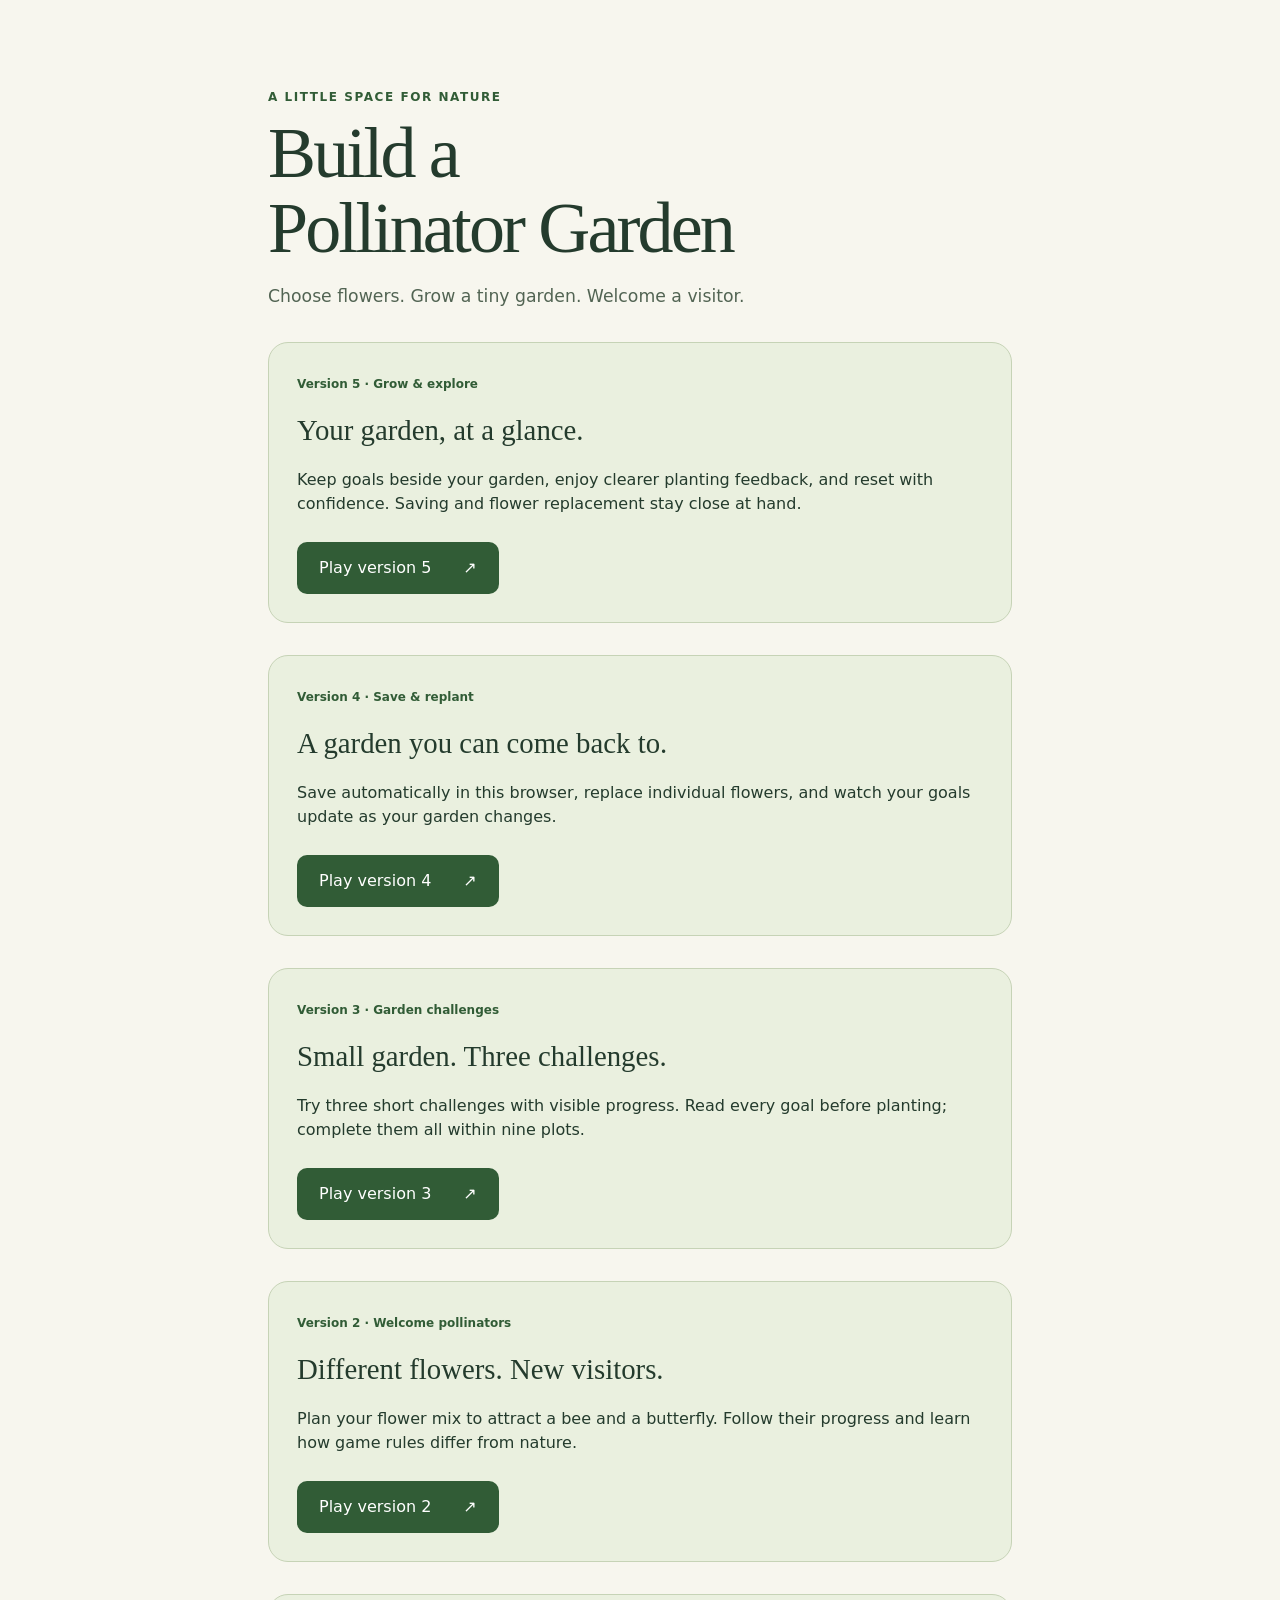
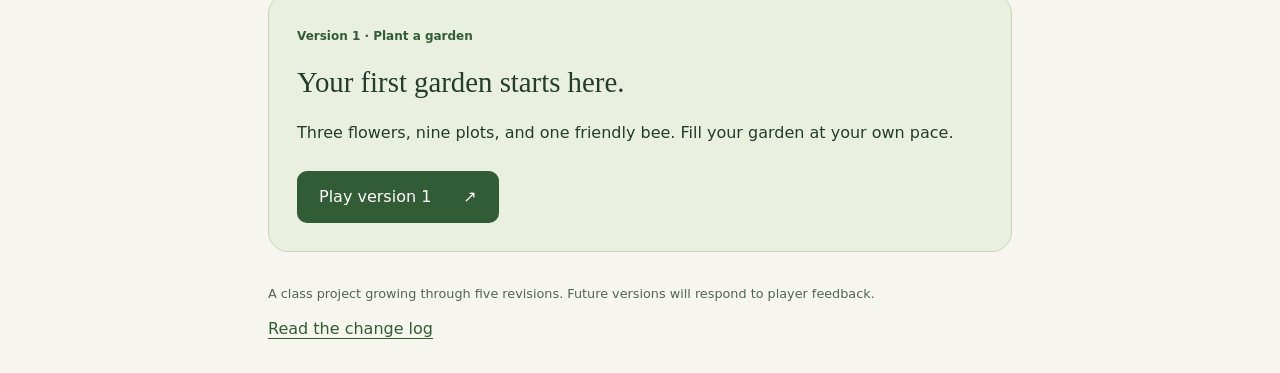
<file: index.html>
<!doctype html>
<html lang="en">
<head>
  <meta charset="utf-8">
  <meta name="viewport" content="width=device-width, initial-scale=1">
  <title>Build a Pollinator Garden — Revisions</title>
  <link rel="stylesheet" href="v1/style.css">
</head>
<body>
  <main class="home">
    <p class="eyebrow">A little space for nature</p>
    <h1>Build a<br>Pollinator Garden</h1>
    <p class="intro">Choose flowers. Grow a tiny garden. Welcome a visitor.</p>
    <section class="revision" aria-labelledby="v5-title">
      <span class="badge">Version 5 · Grow &amp; explore</span>
      <h2 id="v5-title">Your garden, at a glance.</h2>
      <p>Keep goals beside your garden, enjoy clearer planting feedback, and reset with confidence. Saving and flower replacement stay close at hand.</p>
      <a class="primary" href="v5/">Play version 5 <span aria-hidden="true">↗</span></a>
    </section>
    <section class="revision" aria-labelledby="v4-title">
      <span class="badge">Version 4 · Save &amp; replant</span>
      <h2 id="v4-title">A garden you can come back to.</h2>
      <p>Save automatically in this browser, replace individual flowers, and watch your goals update as your garden changes.</p>
      <a class="primary" href="v4/">Play version 4 <span aria-hidden="true">↗</span></a>
    </section>
    <section class="revision" aria-labelledby="v3-title">
      <span class="badge">Version 3 · Garden challenges</span>
      <h2 id="v3-title">Small garden. Three challenges.</h2>
      <p>Try three short challenges with visible progress. Read every goal before planting; complete them all within nine plots.</p>
      <a class="primary" href="v3/">Play version 3 <span aria-hidden="true">↗</span></a>
    </section>
    <section class="revision" aria-labelledby="v2-title">
      <span class="badge">Version 2 · Welcome pollinators</span>
      <h2 id="v2-title">Different flowers. New visitors.</h2>
      <p>Plan your flower mix to attract a bee and a butterfly. Follow their progress and learn how game rules differ from nature.</p>
      <a class="primary" href="v2/">Play version 2 <span aria-hidden="true">↗</span></a>
    </section>
    <section class="revision" aria-labelledby="v1-title">
      <span class="badge">Version 1 · Plant a garden</span>
      <h2 id="v1-title">Your first garden starts here.</h2>
      <p>Three flowers, nine plots, and one friendly bee. Fill your garden at your own pace.</p>
      <a class="primary" href="v1/">Play version 1 <span aria-hidden="true">↗</span></a>
    </section>
    <p class="footnote">A class project growing through five revisions. Future versions will respond to player feedback.</p>
    <a href="CHANGELOG.md">Read the change log</a>
  </main>
</body>
</html>
</file>
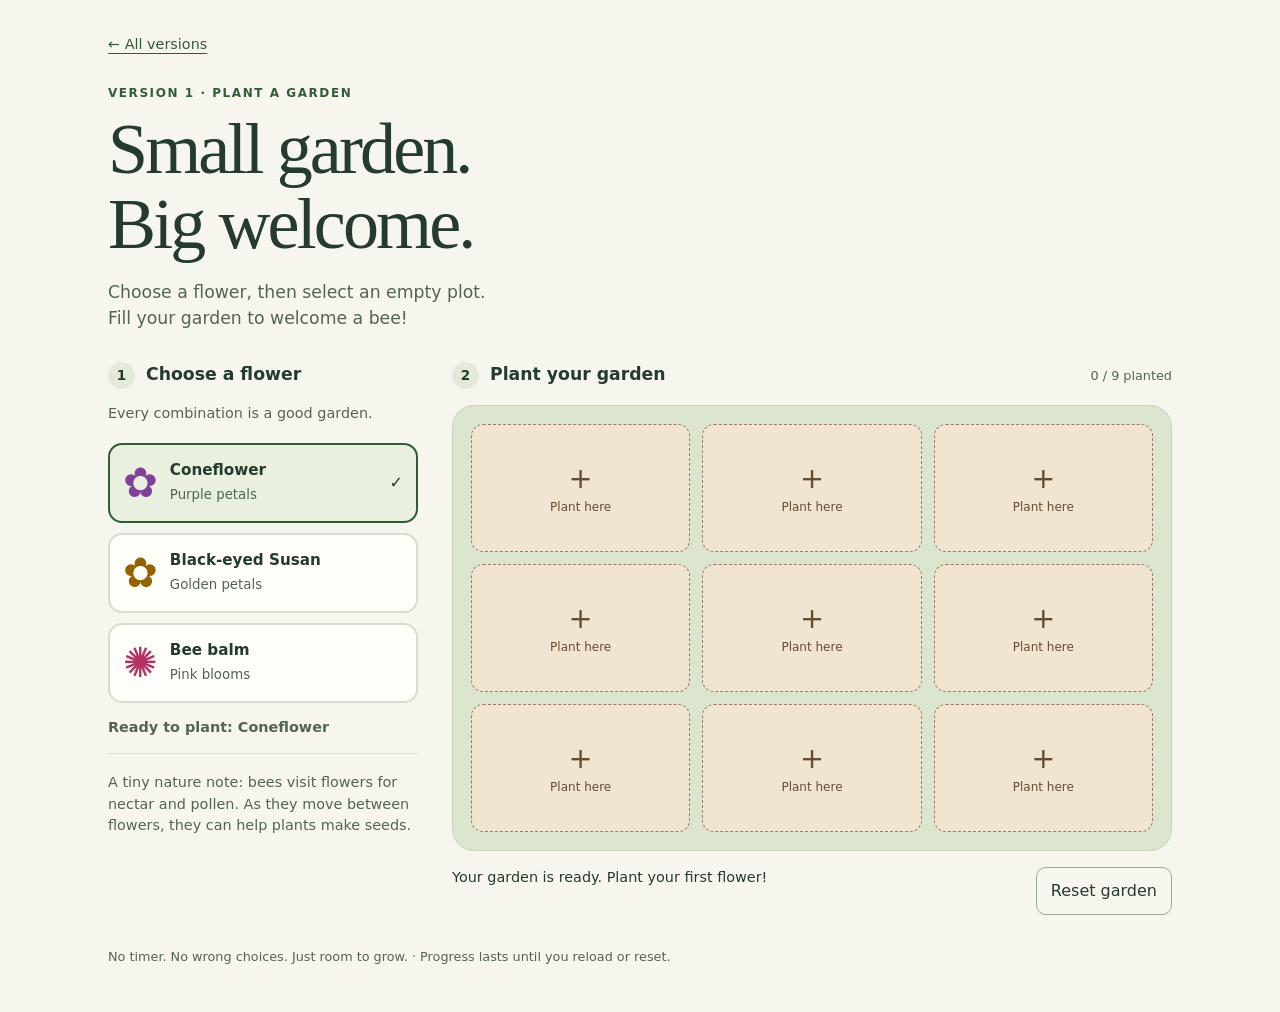
<file: v1/index.html>
<!doctype html>
<html lang="en">
<head>
  <meta charset="utf-8">
  <meta name="viewport" content="width=device-width, initial-scale=1">
  <title>Plant a Garden — Build a Pollinator Garden v1</title>
  <link rel="stylesheet" href="style.css">
  <script src="game.js" defer></script>
</head>
<body>
  <main>
    <header>
      <a class="back" href="../">← All versions</a>
      <p class="eyebrow">Version 1 · Plant a garden</p>
      <h1>Small garden.<br>Big welcome.</h1>
      <p class="intro">Choose a flower, then select an empty plot.<br>Fill your garden to welcome a bee!</p>
    </header>
    <noscript><p>This game needs JavaScript. Enable it in your browser to plant flowers.</p></noscript>
    <div class="game-layout">
      <section class="plant-panel" aria-labelledby="flower-heading">
        <h2 id="flower-heading"><span class="step">1</span> Choose a flower</h2>
        <p>Every combination is a good garden.</p>
        <div class="flower-choices" role="group" aria-label="Flower choices">
          <button class="flower-choice" type="button" data-flower="coneflower" aria-pressed="true"><span class="flower-icon purple" aria-hidden="true">✿</span><span><strong>Coneflower</strong><small>Purple petals</small></span><span class="choice-mark" aria-hidden="true">✓</span></button>
          <button class="flower-choice" type="button" data-flower="susan" aria-pressed="false"><span class="flower-icon yellow" aria-hidden="true">✿</span><span><strong>Black-eyed Susan</strong><small>Golden petals</small></span><span class="choice-mark" aria-hidden="true">✓</span></button>
          <button class="flower-choice" type="button" data-flower="balm" aria-pressed="false"><span class="flower-icon pink" aria-hidden="true">✺</span><span><strong>Bee balm</strong><small>Pink blooms</small></span><span class="choice-mark" aria-hidden="true">✓</span></button>
        </div>
        <p id="selection" class="selection">Ready to plant: Coneflower</p>
        <p class="tip">A tiny nature note: bees visit flowers for nectar and pollen. As they move between flowers, they can help plants make seeds.</p>
      </section>
      <section class="garden-panel" aria-labelledby="garden-heading">
        <div class="garden-heading"><h2 id="garden-heading"><span class="step">2</span> Plant your garden</h2><span id="counter">0 / 9 planted</span></div>
        <div id="garden" class="garden" role="group" aria-label="Nine garden plots"></div>
        <div class="garden-footer"><p id="status" role="status" aria-live="polite" aria-atomic="true">Your garden is ready. Plant your first flower!</p><button id="reset" class="reset" type="button">Reset garden</button></div>
        <div id="visitor" class="visitor" hidden><span class="bee" aria-hidden="true">🐝</span><div><h3>A bee stopped by!</h3><p>You filled your garden with flowers. Enjoy your little patch of nature, or reset to plant again.</p></div></div>
      </section>
    </div>
    <p class="footnote">No timer. No wrong choices. Just room to grow. · Progress lasts until you reload or reset.</p>
  </main>
</body>
</html>
</file>
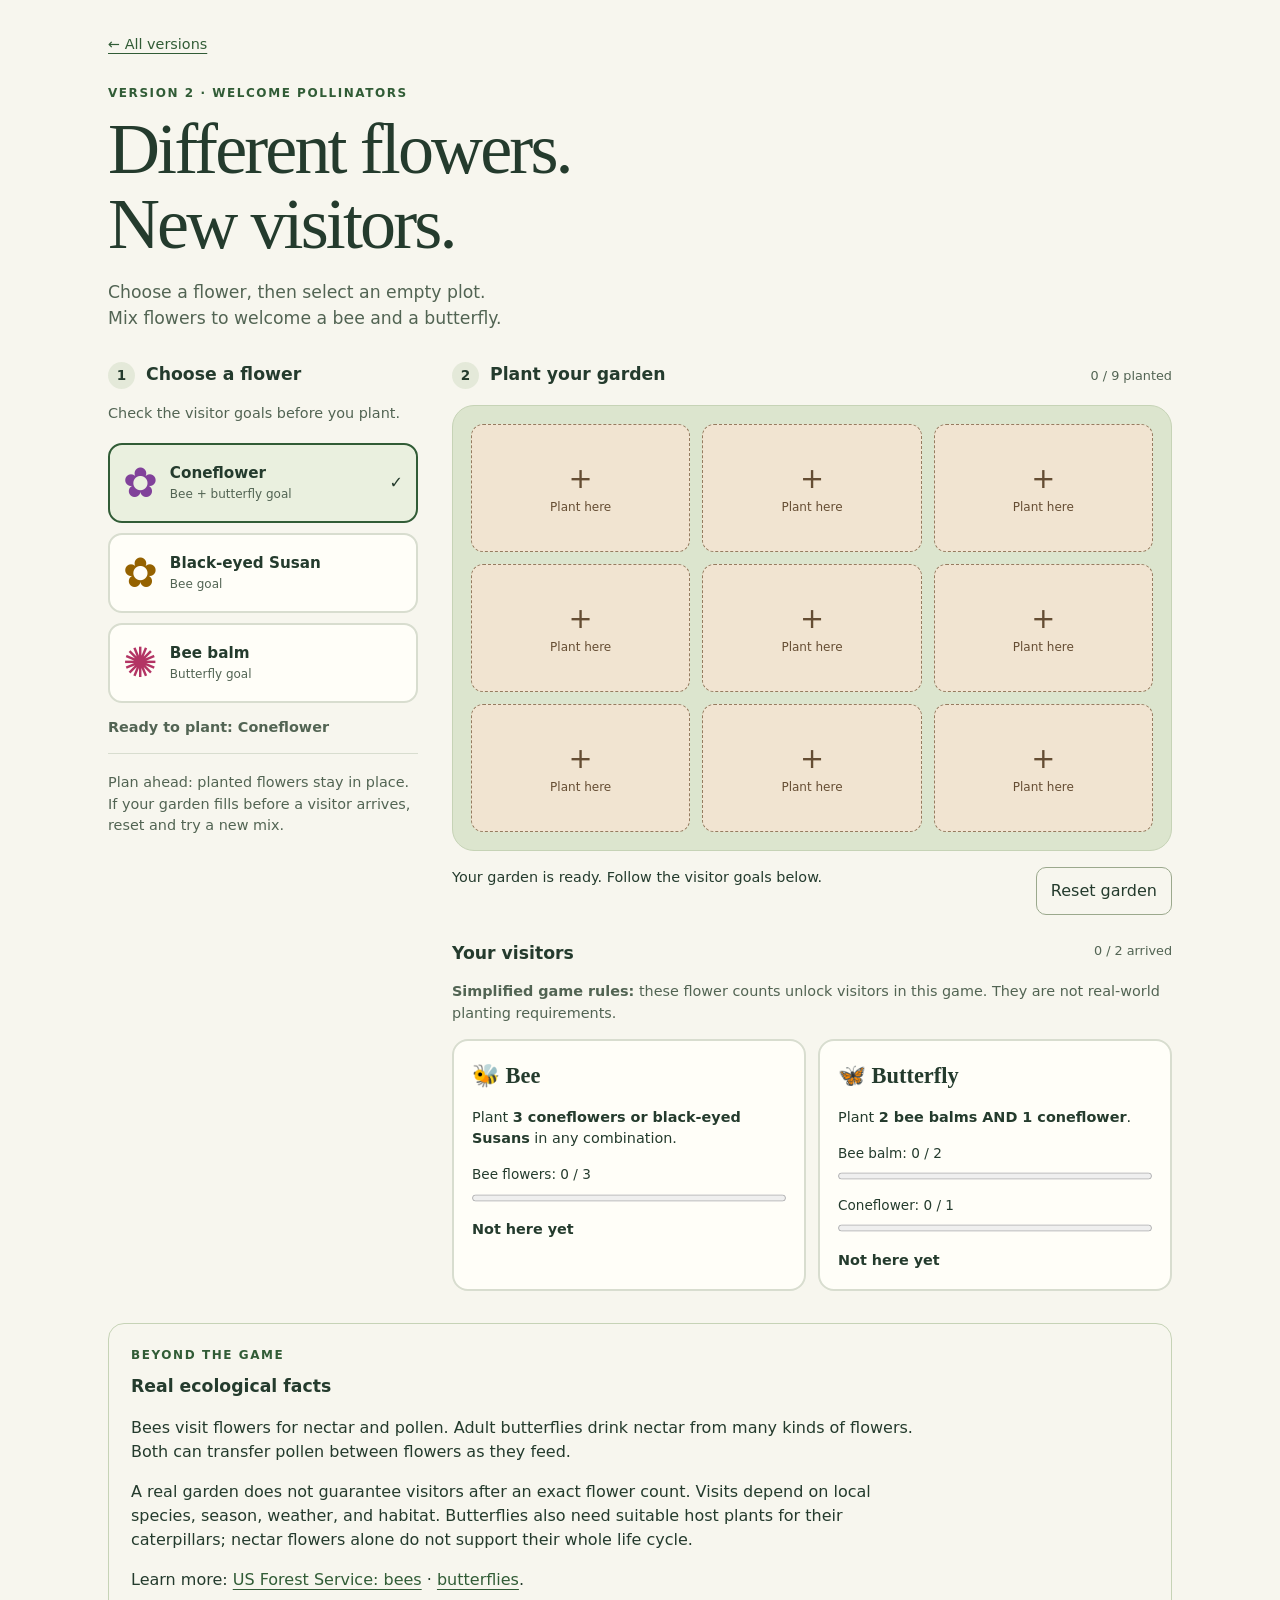
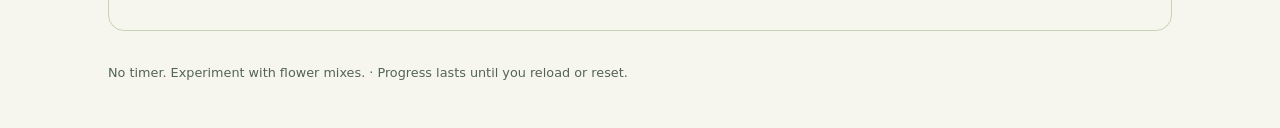
<file: v2/index.html>
<!doctype html>
<html lang="en">
<head>
  <meta charset="utf-8">
  <meta name="viewport" content="width=device-width, initial-scale=1">
  <title>Welcome Pollinators — Build a Pollinator Garden v2</title>
  <link rel="stylesheet" href="style.css">
  <script src="game.js" defer></script>
</head>
<body>
  <main>
    <header>
      <a class="back" href="../">← All versions</a>
      <p class="eyebrow">Version 2 · Welcome pollinators</p>
      <h1>Different flowers.<br>New visitors.</h1>
      <p class="intro">Choose a flower, then select an empty plot.<br>Mix flowers to welcome a bee and a butterfly.</p>
    </header>
    <noscript><p>This game needs JavaScript. Enable it in your browser to plant flowers.</p></noscript>
    <div class="game-layout">
      <section class="plant-panel" aria-labelledby="flower-heading">
        <h2 id="flower-heading"><span class="step">1</span> Choose a flower</h2>
        <p>Check the visitor goals before you plant.</p>
        <div class="flower-choices" role="group" aria-label="Flower choices">
          <button class="flower-choice" type="button" data-flower="coneflower" aria-pressed="true"><span class="flower-icon purple" aria-hidden="true">✿</span><span><strong>Coneflower</strong><small>Bee + butterfly goal</small></span><span class="choice-mark" aria-hidden="true">✓</span></button>
          <button class="flower-choice" type="button" data-flower="susan" aria-pressed="false"><span class="flower-icon yellow" aria-hidden="true">✿</span><span><strong>Black-eyed Susan</strong><small>Bee goal</small></span><span class="choice-mark" aria-hidden="true">✓</span></button>
          <button class="flower-choice" type="button" data-flower="balm" aria-pressed="false"><span class="flower-icon pink" aria-hidden="true">✺</span><span><strong>Bee balm</strong><small>Butterfly goal</small></span><span class="choice-mark" aria-hidden="true">✓</span></button>
        </div>
        <p id="selection" class="selection">Ready to plant: Coneflower</p>
        <p class="tip">Plan ahead: planted flowers stay in place. If your garden fills before a visitor arrives, reset and try a new mix.</p>
      </section>
      <section class="garden-panel" aria-labelledby="garden-heading">
        <div class="garden-heading"><h2 id="garden-heading"><span class="step">2</span> Plant your garden</h2><span id="counter">0 / 9 planted</span></div>
        <div id="garden" class="garden" role="group" aria-label="Nine garden plots"></div>
        <div class="garden-footer"><p id="status" role="status" aria-live="polite" aria-atomic="true">Your garden is ready. Follow the visitor goals below.</p><button id="reset" class="reset" type="button">Reset garden</button></div>
        <section class="visitors" aria-labelledby="visitors-heading">
          <h2 id="visitors-heading">Your visitors <span id="visitor-count">0 / 2 arrived</span></h2>
          <p class="rules-note"><strong>Simplified game rules:</strong> these flower counts unlock visitors in this game. They are not real-world planting requirements.</p>
          <div class="visitor-cards">
            <article class="visitor-card" id="bee-card" aria-labelledby="bee-heading">
              <h3 id="bee-heading"><span aria-hidden="true">🐝</span> Bee</h3>
              <p>Plant <strong>3 coneflowers or black-eyed Susans</strong> in any combination.</p>
              <label for="bee-progress">Bee flowers: <span id="bee-count">0 / 3</span></label>
              <progress id="bee-progress" max="3" value="0">0 of 3</progress>
              <p class="arrival" id="bee-arrival">Not here yet</p>
            </article>
            <article class="visitor-card" id="butterfly-card" aria-labelledby="butterfly-heading">
              <h3 id="butterfly-heading"><span aria-hidden="true">🦋</span> Butterfly</h3>
              <p>Plant <strong>2 bee balms AND 1 coneflower</strong>.</p>
              <label for="balm-progress">Bee balm: <span id="balm-count">0 / 2</span></label>
              <progress id="balm-progress" max="2" value="0">0 of 2</progress>
              <label for="cone-progress">Coneflower: <span id="cone-count">0 / 1</span></label>
              <progress id="cone-progress" max="1" value="0">0 of 1</progress>
              <p class="arrival" id="butterfly-arrival">Not here yet</p>
            </article>
          </div>
        </section>
      </section>
    </div>
    <section class="nature-note" aria-labelledby="nature-heading">
      <p class="eyebrow">Beyond the game</p>
      <h2 id="nature-heading">Real ecological facts</h2>
      <p>Bees visit flowers for nectar and pollen. Adult butterflies drink nectar from many kinds of flowers. Both can transfer pollen between flowers as they feed.</p>
      <p>A real garden does not guarantee visitors after an exact flower count. Visits depend on local species, season, weather, and habitat. Butterflies also need suitable host plants for their caterpillars; nectar flowers alone do not support their whole life cycle.</p>
      <p>Learn more: <a href="https://www.fs.usda.gov/wildflowers/pollinators/animals/bees.shtml">US Forest Service: bees</a> · <a href="https://www.fs.usda.gov/wildflowers/pollinators/animals/butterflies.shtml">butterflies</a>.</p>
    </section>
    <p class="footnote">No timer. Experiment with flower mixes. · Progress lasts until you reload or reset.</p>
  </main>
</body>
</html>
</file>
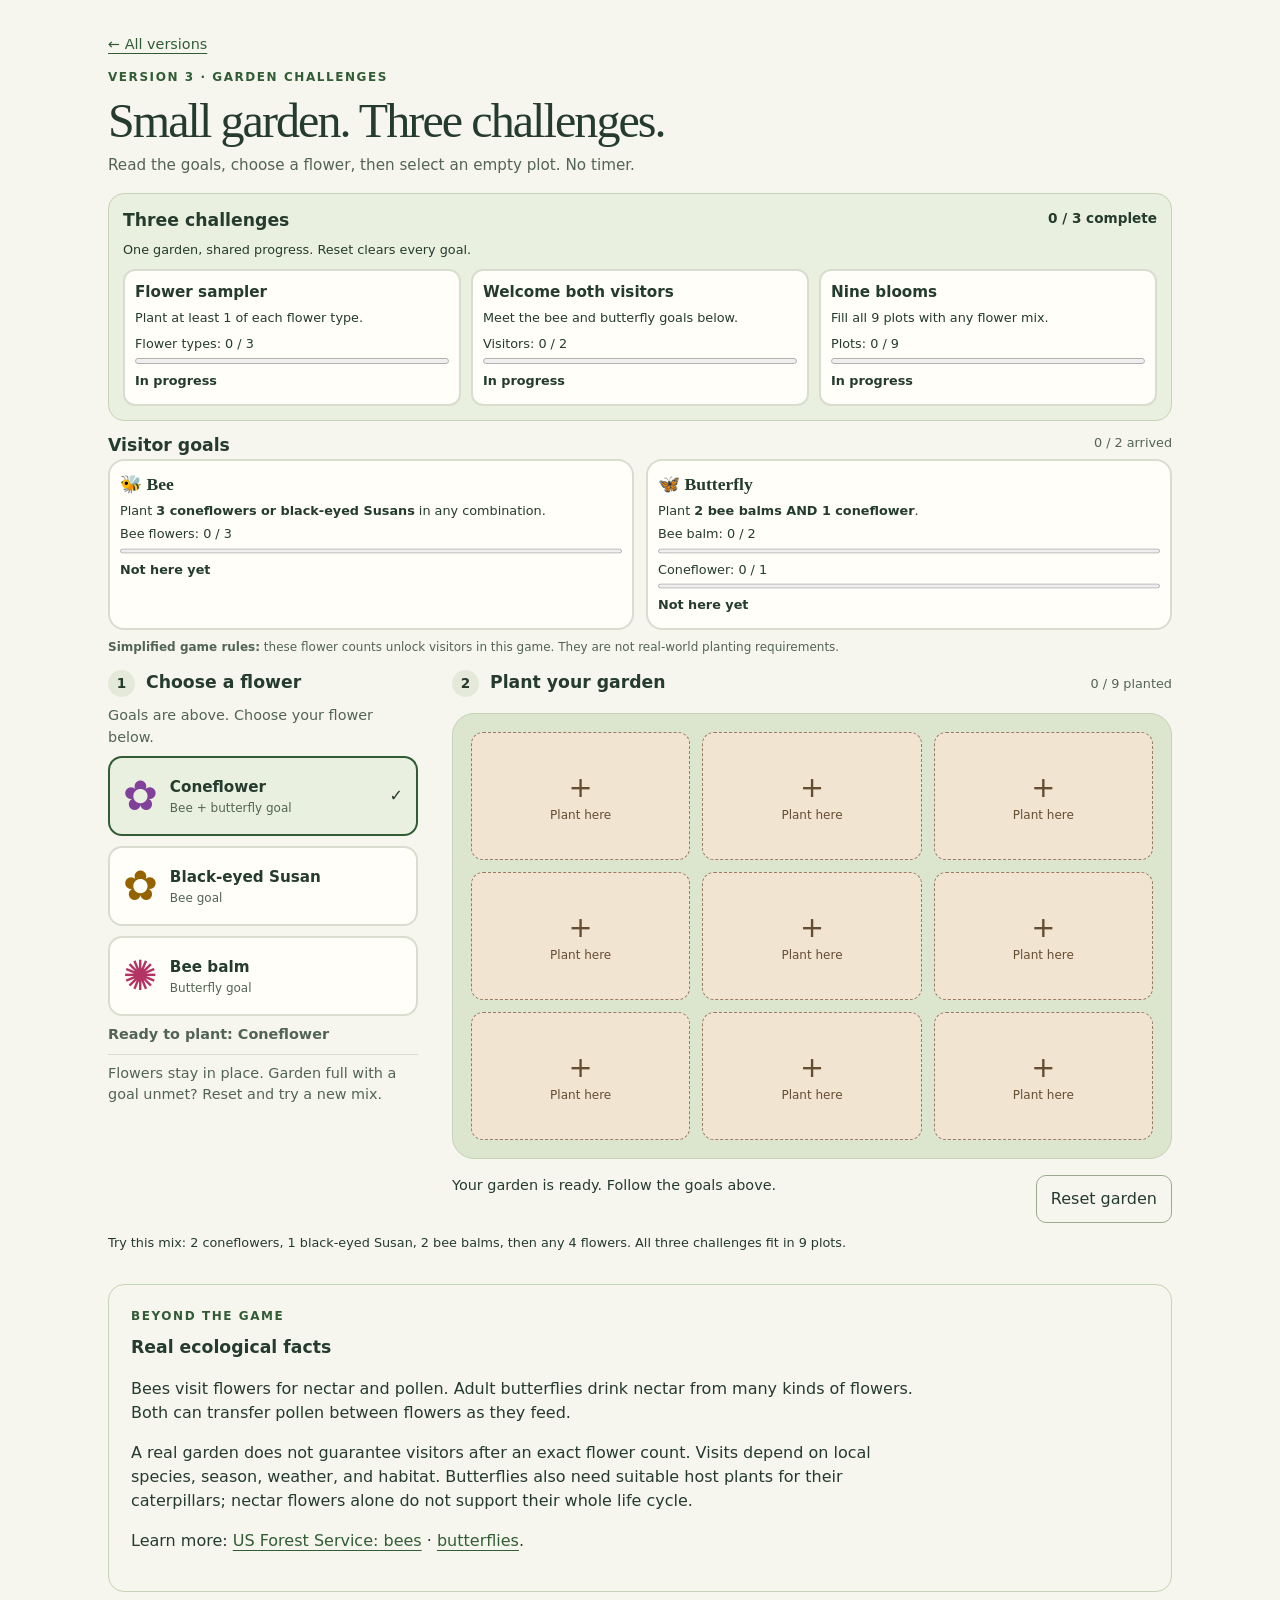
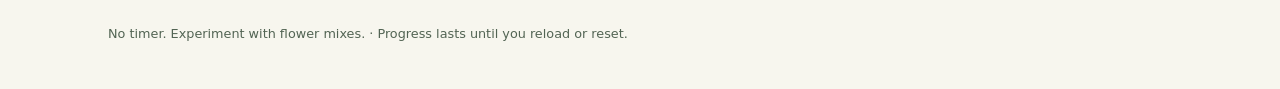
<file: v3/index.html>
<!doctype html>
<html lang="en">
<head>
  <meta charset="utf-8">
  <meta name="viewport" content="width=device-width, initial-scale=1">
  <title>Garden Challenges — Build a Pollinator Garden v3</title>
  <link rel="stylesheet" href="style.css">
  <script src="game.js" defer></script>
</head>
<body>
  <main>
    <header>
      <a class="back" href="../">← All versions</a>
      <p class="eyebrow">Version 3 · Garden challenges</p>
      <h1>Small garden. Three challenges.</h1>
      <p class="intro">Read the goals, choose a flower, then select an empty plot. No timer.</p>
    </header>
    <noscript><p>This game needs JavaScript. Enable it in your browser to plant flowers.</p></noscript>
    <section class="challenges" aria-labelledby="challenges-heading">
      <h2 id="challenges-heading">Three challenges <span id="challenge-count">0 / 3 complete</span></h2>
      <p class="challenge-intro">One garden, shared progress. Reset clears every goal.</p>
      <div class="challenge-cards">
        <article class="challenge-card" id="mix-card" aria-labelledby="mix-heading">
          <h3 id="mix-heading">Flower sampler</h3><p>Plant at least 1 of each flower type.</p>
          <label for="mix-progress">Flower types: <span id="mix-count">0 / 3</span></label>
          <progress id="mix-progress" value="0" max="3">0 of 3</progress>
          <p class="challenge-state" id="mix-state">In progress</p>
        </article>
        <article class="challenge-card" id="welcome-card" aria-labelledby="welcome-heading">
          <h3 id="welcome-heading">Welcome both visitors</h3><p>Meet the bee and butterfly goals below.</p>
          <label for="welcome-progress">Visitors: <span id="welcome-count">0 / 2</span></label>
          <progress id="welcome-progress" value="0" max="2">0 of 2</progress>
          <p class="challenge-state" id="welcome-state">In progress</p>
        </article>
        <article class="challenge-card" id="nine-card" aria-labelledby="nine-heading">
          <h3 id="nine-heading">Nine blooms</h3><p>Fill all 9 plots with any flower mix.</p>
          <label for="nine-progress">Plots: <span id="nine-count">0 / 9</span></label>
          <progress id="nine-progress" value="0" max="9">0 of 9</progress>
          <p class="challenge-state" id="nine-state">In progress</p>
        </article>
      </div>

    </section>
    <div class="goals">        <section class="visitors" aria-labelledby="visitors-heading">
          <h2 id="visitors-heading">Visitor goals <span id="visitor-count">0 / 2 arrived</span></h2>
          
          <div class="visitor-cards">
            <article class="visitor-card" id="bee-card" aria-labelledby="bee-heading">
              <h3 id="bee-heading"><span aria-hidden="true">🐝</span> Bee</h3>
              <p>Plant <strong>3 coneflowers or black-eyed Susans</strong> in any combination.</p>
              <label for="bee-progress">Bee flowers: <span id="bee-count">0 / 3</span></label>
              <progress id="bee-progress" max="3" value="0">0 of 3</progress>
              <p class="arrival" id="bee-arrival">Not here yet</p>
            </article>
            <article class="visitor-card" id="butterfly-card" aria-labelledby="butterfly-heading">
              <h3 id="butterfly-heading"><span aria-hidden="true">🦋</span> Butterfly</h3>
              <p>Plant <strong>2 bee balms AND 1 coneflower</strong>.</p>
              <label for="balm-progress">Bee balm: <span id="balm-count">0 / 2</span></label>
              <progress id="balm-progress" max="2" value="0">0 of 2</progress>
              <label for="cone-progress">Coneflower: <span id="cone-count">0 / 1</span></label>
              <progress id="cone-progress" max="1" value="0">0 of 1</progress>
              <p class="arrival" id="butterfly-arrival">Not here yet</p>
            </article>
          </div>
        </section>    </div>
    <p class="rules-note"><strong>Simplified game rules:</strong> these flower counts unlock visitors in this game. They are not real-world planting requirements.</p>
    <div class="game-layout">
      <section class="plant-panel" aria-labelledby="flower-heading">
        <h2 id="flower-heading"><span class="step">1</span> Choose a flower</h2>
        <p>Goals are above. Choose your flower below.</p>
        <div class="flower-choices" role="group" aria-label="Flower choices">
          <button class="flower-choice" type="button" data-flower="coneflower" aria-pressed="true"><span class="flower-icon purple" aria-hidden="true">✿</span><span><strong>Coneflower</strong><small>Bee + butterfly goal</small></span><span class="choice-mark" aria-hidden="true">✓</span></button>
          <button class="flower-choice" type="button" data-flower="susan" aria-pressed="false"><span class="flower-icon yellow" aria-hidden="true">✿</span><span><strong>Black-eyed Susan</strong><small>Bee goal</small></span><span class="choice-mark" aria-hidden="true">✓</span></button>
          <button class="flower-choice" type="button" data-flower="balm" aria-pressed="false"><span class="flower-icon pink" aria-hidden="true">✺</span><span><strong>Bee balm</strong><small>Butterfly goal</small></span><span class="choice-mark" aria-hidden="true">✓</span></button>
        </div>
        <p id="selection" class="selection">Ready to plant: Coneflower</p>
        <p class="tip">Flowers stay in place. Garden full with a goal unmet? Reset and try a new mix.</p>
      </section>
      <section class="garden-panel" aria-labelledby="garden-heading">
        <div class="garden-heading"><h2 id="garden-heading"><span class="step">2</span> Plant your garden</h2><span id="counter">0 / 9 planted</span></div>
        <div id="garden" class="garden" role="group" aria-label="Nine garden plots"></div>
        <div class="garden-footer"><p id="status" role="status" aria-live="polite" aria-atomic="true">Your garden is ready. Follow the goals above.</p><button id="reset" class="reset" type="button">Reset garden</button></div>

      </section>
    </div>
      <p class="plan-tip">Try this mix: 2 coneflowers, 1 black-eyed Susan, 2 bee balms, then any 4 flowers. All three challenges fit in 9 plots.</p>
    <section class="nature-note" aria-labelledby="nature-heading">
      <p class="eyebrow">Beyond the game</p>
      <h2 id="nature-heading">Real ecological facts</h2>
      <p>Bees visit flowers for nectar and pollen. Adult butterflies drink nectar from many kinds of flowers. Both can transfer pollen between flowers as they feed.</p>
      <p>A real garden does not guarantee visitors after an exact flower count. Visits depend on local species, season, weather, and habitat. Butterflies also need suitable host plants for their caterpillars; nectar flowers alone do not support their whole life cycle.</p>
      <p>Learn more: <a href="https://www.fs.usda.gov/wildflowers/pollinators/animals/bees.shtml">US Forest Service: bees</a> · <a href="https://www.fs.usda.gov/wildflowers/pollinators/animals/butterflies.shtml">butterflies</a>.</p>
    </section>
    <p class="footnote">No timer. Experiment with flower mixes. · Progress lasts until you reload or reset.</p>
  </main>
</body>
</html>
</file>
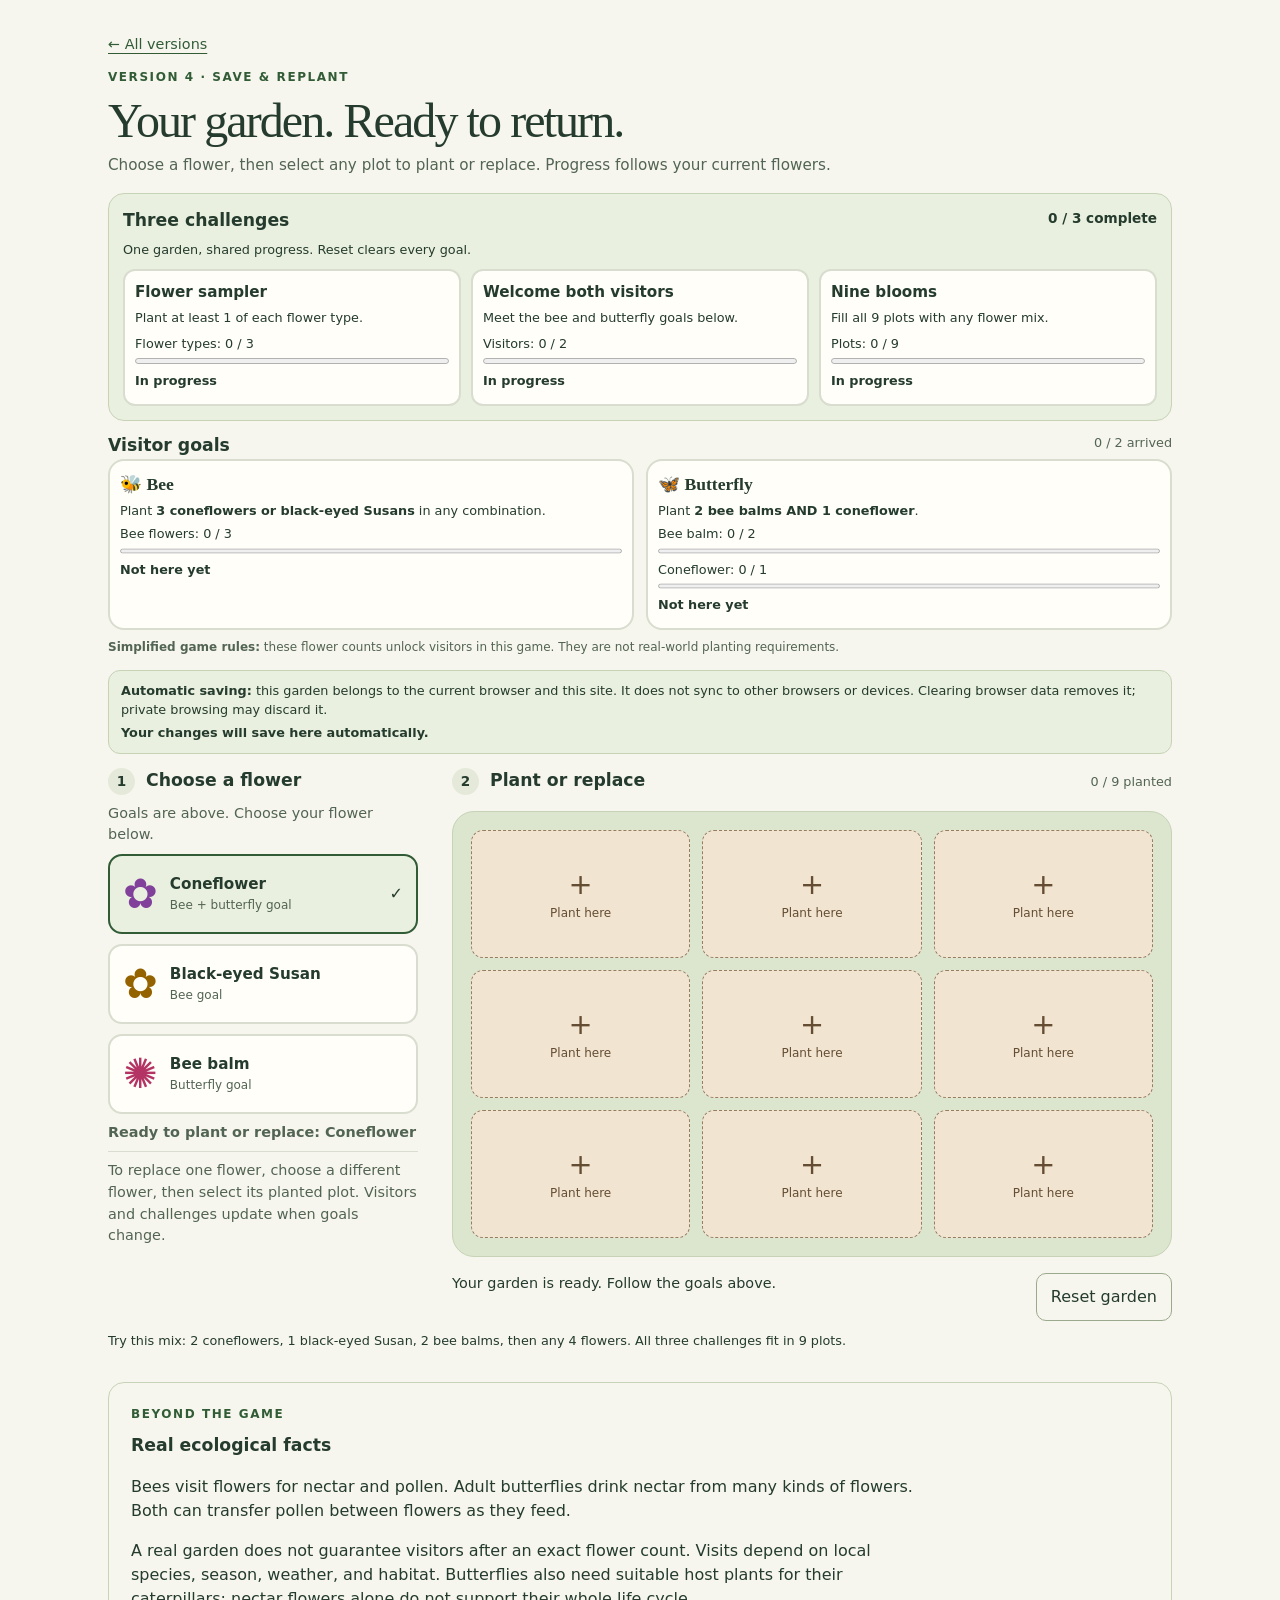
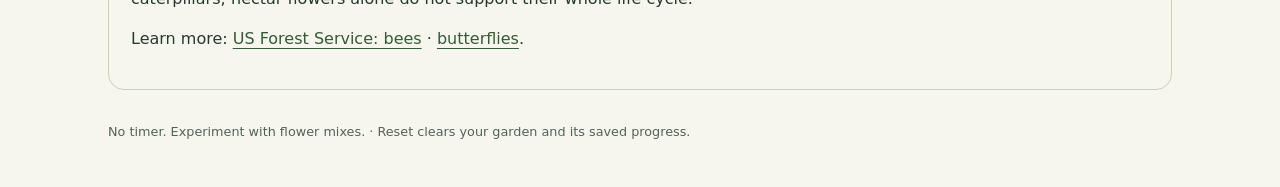
<file: v4/index.html>
<!doctype html>
<html lang="en">
<head>
  <meta charset="utf-8">
  <meta name="viewport" content="width=device-width, initial-scale=1">
  <title>Save & Replant — Build a Pollinator Garden v4</title>
  <link rel="stylesheet" href="style.css">
  <script src="game.js" defer></script>
</head>
<body>
  <main>
    <header>
      <a class="back" href="../">← All versions</a>
      <p class="eyebrow">Version 4 · Save & replant</p>
      <h1>Your garden. Ready to return.</h1>
      <p class="intro">Choose a flower, then select any plot to plant or replace. Progress follows your current flowers.</p>
    </header>
    <noscript><p>This game needs JavaScript. Enable it in your browser to plant flowers.</p></noscript>
    <section class="challenges" aria-labelledby="challenges-heading">
      <h2 id="challenges-heading">Three challenges <span id="challenge-count">0 / 3 complete</span></h2>
      <p class="challenge-intro">One garden, shared progress. Reset clears every goal.</p>
      <div class="challenge-cards">
        <article class="challenge-card" id="mix-card" aria-labelledby="mix-heading">
          <h3 id="mix-heading">Flower sampler</h3><p>Plant at least 1 of each flower type.</p>
          <label for="mix-progress">Flower types: <span id="mix-count">0 / 3</span></label>
          <progress id="mix-progress" value="0" max="3">0 of 3</progress>
          <p class="challenge-state" id="mix-state">In progress</p>
        </article>
        <article class="challenge-card" id="welcome-card" aria-labelledby="welcome-heading">
          <h3 id="welcome-heading">Welcome both visitors</h3><p>Meet the bee and butterfly goals below.</p>
          <label for="welcome-progress">Visitors: <span id="welcome-count">0 / 2</span></label>
          <progress id="welcome-progress" value="0" max="2">0 of 2</progress>
          <p class="challenge-state" id="welcome-state">In progress</p>
        </article>
        <article class="challenge-card" id="nine-card" aria-labelledby="nine-heading">
          <h3 id="nine-heading">Nine blooms</h3><p>Fill all 9 plots with any flower mix.</p>
          <label for="nine-progress">Plots: <span id="nine-count">0 / 9</span></label>
          <progress id="nine-progress" value="0" max="9">0 of 9</progress>
          <p class="challenge-state" id="nine-state">In progress</p>
        </article>
      </div>

    </section>
    <div class="goals">        <section class="visitors" aria-labelledby="visitors-heading">
          <h2 id="visitors-heading">Visitor goals <span id="visitor-count">0 / 2 arrived</span></h2>

          <div class="visitor-cards">
            <article class="visitor-card" id="bee-card" aria-labelledby="bee-heading">
              <h3 id="bee-heading"><span aria-hidden="true">🐝</span> Bee</h3>
              <p>Plant <strong>3 coneflowers or black-eyed Susans</strong> in any combination.</p>
              <label for="bee-progress">Bee flowers: <span id="bee-count">0 / 3</span></label>
              <progress id="bee-progress" max="3" value="0">0 of 3</progress>
              <p class="arrival" id="bee-arrival">Not here yet</p>
            </article>
            <article class="visitor-card" id="butterfly-card" aria-labelledby="butterfly-heading">
              <h3 id="butterfly-heading"><span aria-hidden="true">🦋</span> Butterfly</h3>
              <p>Plant <strong>2 bee balms AND 1 coneflower</strong>.</p>
              <label for="balm-progress">Bee balm: <span id="balm-count">0 / 2</span></label>
              <progress id="balm-progress" max="2" value="0">0 of 2</progress>
              <label for="cone-progress">Coneflower: <span id="cone-count">0 / 1</span></label>
              <progress id="cone-progress" max="1" value="0">0 of 1</progress>
              <p class="arrival" id="butterfly-arrival">Not here yet</p>
            </article>
          </div>
        </section>    </div>
    <p class="rules-note"><strong>Simplified game rules:</strong> these flower counts unlock visitors in this game. They are not real-world planting requirements.</p>
    <aside class="save-note" aria-label="Browser saving">
      <p><strong>Automatic saving:</strong> this garden belongs to the current browser and this site. It does not sync to other browsers or devices. Clearing browser data removes it; private browsing may discard it.</p>
      <p id="save-status" role="status" aria-live="polite">Your changes will save here automatically.</p>
    </aside>
    <div class="game-layout">
      <section class="plant-panel" aria-labelledby="flower-heading">
        <h2 id="flower-heading"><span class="step">1</span> Choose a flower</h2>
        <p>Goals are above. Choose your flower below.</p>
        <div class="flower-choices" role="group" aria-label="Flower choices">
          <button class="flower-choice" type="button" data-flower="coneflower" aria-pressed="true"><span class="flower-icon purple" aria-hidden="true">✿</span><span><strong>Coneflower</strong><small>Bee + butterfly goal</small></span><span class="choice-mark" aria-hidden="true">✓</span></button>
          <button class="flower-choice" type="button" data-flower="susan" aria-pressed="false"><span class="flower-icon yellow" aria-hidden="true">✿</span><span><strong>Black-eyed Susan</strong><small>Bee goal</small></span><span class="choice-mark" aria-hidden="true">✓</span></button>
          <button class="flower-choice" type="button" data-flower="balm" aria-pressed="false"><span class="flower-icon pink" aria-hidden="true">✺</span><span><strong>Bee balm</strong><small>Butterfly goal</small></span><span class="choice-mark" aria-hidden="true">✓</span></button>
        </div>
        <p id="selection" class="selection">Ready to plant or replace: Coneflower</p>
        <p class="tip">To replace one flower, choose a different flower, then select its planted plot. Visitors and challenges update when goals change.</p>
      </section>
      <section class="garden-panel" aria-labelledby="garden-heading">
        <div class="garden-heading"><h2 id="garden-heading"><span class="step">2</span> Plant or replace</h2><span id="counter">0 / 9 planted</span></div>
        <div id="garden" class="garden" role="group" aria-label="Nine garden plots"></div>
        <div class="garden-footer"><p id="status" role="status" aria-live="polite" aria-atomic="true">Your garden is ready. Follow the goals above.</p><button id="reset" class="reset" type="button">Reset garden</button></div>

      </section>
    </div>
      <p class="plan-tip">Try this mix: 2 coneflowers, 1 black-eyed Susan, 2 bee balms, then any 4 flowers. All three challenges fit in 9 plots.</p>
    <section class="nature-note" aria-labelledby="nature-heading">
      <p class="eyebrow">Beyond the game</p>
      <h2 id="nature-heading">Real ecological facts</h2>
      <p>Bees visit flowers for nectar and pollen. Adult butterflies drink nectar from many kinds of flowers. Both can transfer pollen between flowers as they feed.</p>
      <p>A real garden does not guarantee visitors after an exact flower count. Visits depend on local species, season, weather, and habitat. Butterflies also need suitable host plants for their caterpillars; nectar flowers alone do not support their whole life cycle.</p>
      <p>Learn more: <a href="https://www.fs.usda.gov/wildflowers/pollinators/animals/bees.shtml">US Forest Service: bees</a> · <a href="https://www.fs.usda.gov/wildflowers/pollinators/animals/butterflies.shtml">butterflies</a>.</p>
    </section>
    <p class="footnote">No timer. Experiment with flower mixes. · Reset clears your garden and its saved progress.</p>
  </main>
</body>
</html>
</file>
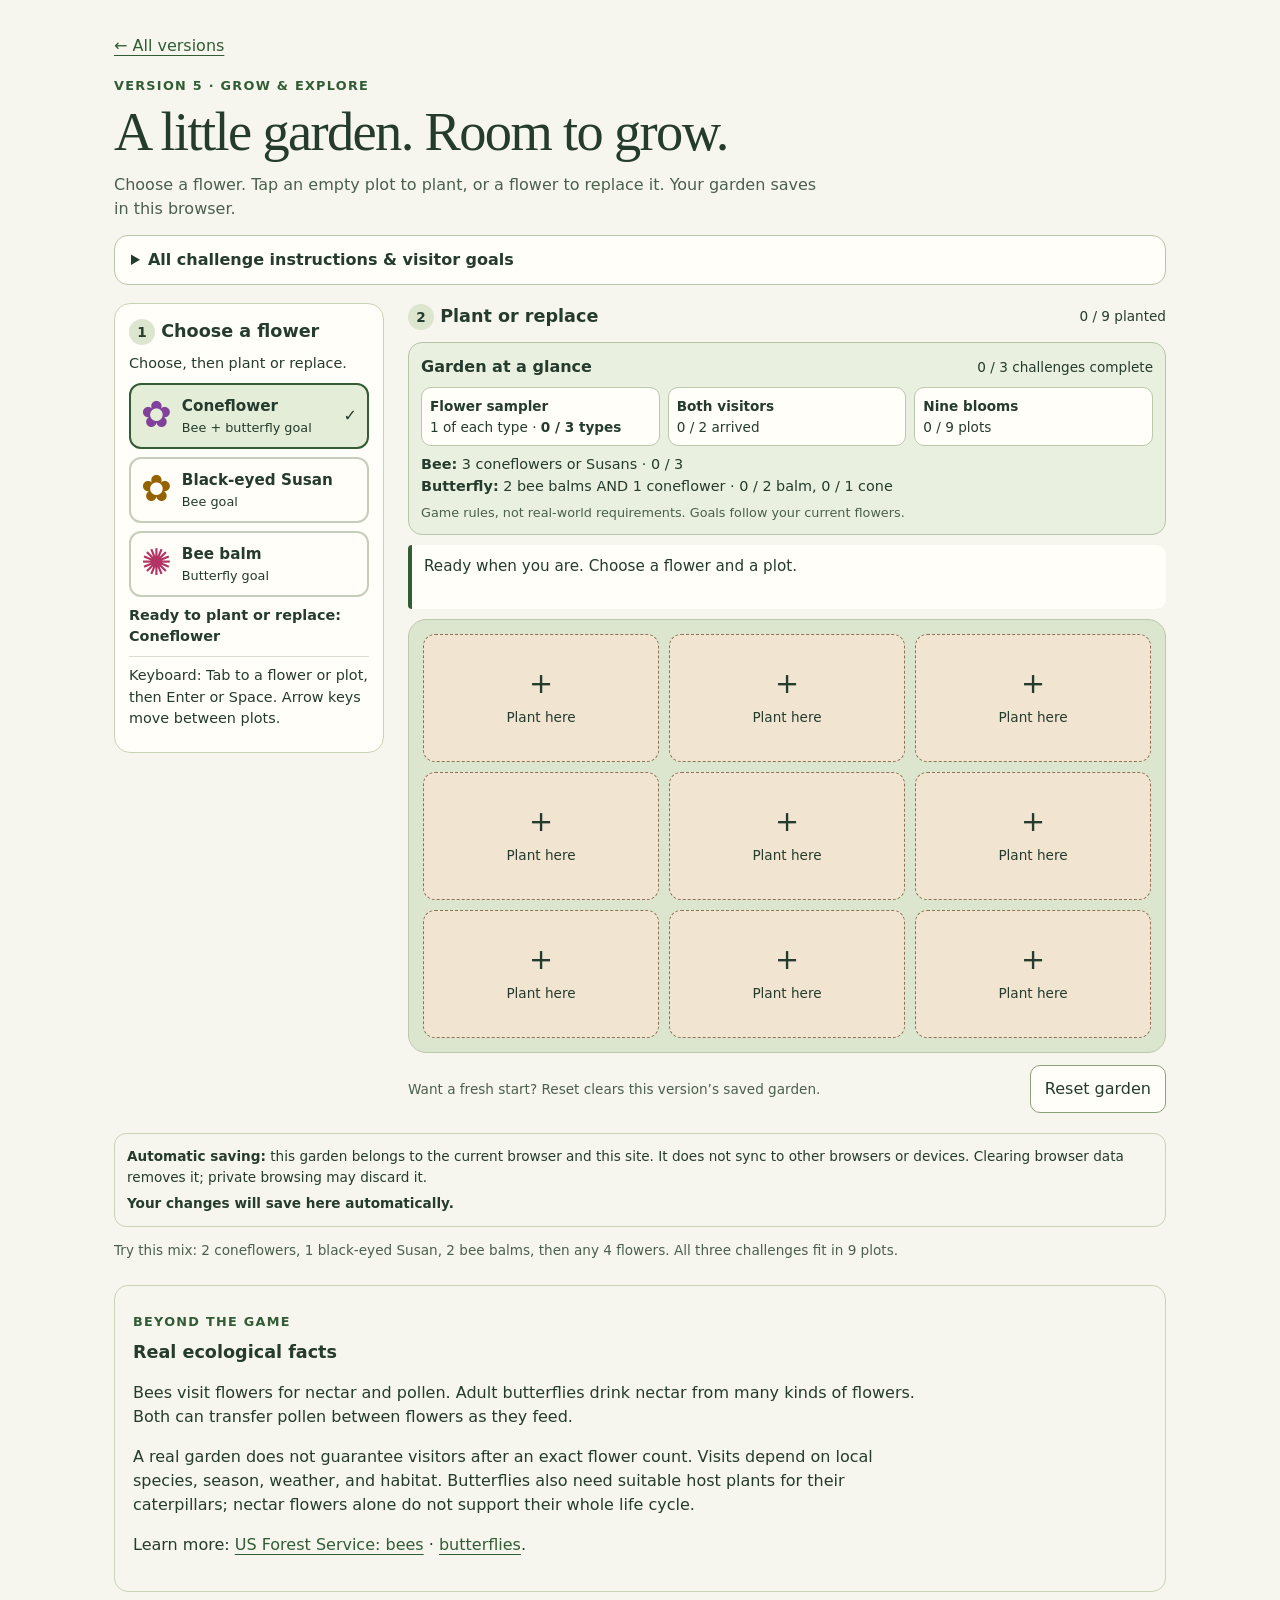
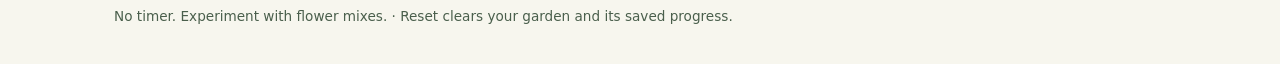
<file: v5/index.html>
<!doctype html>
<html lang="en">
<head>
  <meta charset="utf-8">
  <meta name="viewport" content="width=device-width, initial-scale=1">
  <title>Grow & Explore — Build a Pollinator Garden v5</title>
  <link rel="stylesheet" href="style.css">
  <script src="game.js" defer></script>
</head>
<body>
  <main>
    <header>
      <a class="back" href="../">← All versions</a>
      <p class="eyebrow">Version 5 · Grow & explore</p>
      <h1>A little garden. Room to grow.</h1>
      <p class="intro">Choose a flower. Tap an empty plot to plant, or a flower to replace it. Your garden saves in this browser.</p>
    </header>
    <noscript><p>This game needs JavaScript. Enable it in your browser to plant flowers.</p></noscript>
    <details class="goal-details" id="goal-details">
      <summary>All challenge instructions &amp; visitor goals</summary>
    <section class="challenges" aria-labelledby="challenges-heading">
      <h2 id="challenges-heading">Three challenges <span id="challenge-count">0 / 3 complete</span></h2>
      <p class="challenge-intro">One garden, shared progress. Reset clears every goal.</p>
      <div class="challenge-cards">
        <article class="challenge-card" id="mix-card" aria-labelledby="mix-heading">
          <h3 id="mix-heading">Flower sampler</h3><p>Plant at least 1 of each flower type.</p>
          <label for="mix-progress">Flower types: <span id="mix-count">0 / 3</span></label>
          <progress id="mix-progress" value="0" max="3">0 of 3</progress>
          <p class="challenge-state" id="mix-state">In progress</p>
        </article>
        <article class="challenge-card" id="welcome-card" aria-labelledby="welcome-heading">
          <h3 id="welcome-heading">Welcome both visitors</h3><p>Meet the bee and butterfly goals below.</p>
          <label for="welcome-progress">Visitors: <span id="welcome-count">0 / 2</span></label>
          <progress id="welcome-progress" value="0" max="2">0 of 2</progress>
          <p class="challenge-state" id="welcome-state">In progress</p>
        </article>
        <article class="challenge-card" id="nine-card" aria-labelledby="nine-heading">
          <h3 id="nine-heading">Nine blooms</h3><p>Fill all 9 plots with any flower mix.</p>
          <label for="nine-progress">Plots: <span id="nine-count">0 / 9</span></label>
          <progress id="nine-progress" value="0" max="9">0 of 9</progress>
          <p class="challenge-state" id="nine-state">In progress</p>
        </article>
      </div>

    </section>
    <div class="goals">        <section class="visitors" aria-labelledby="visitors-heading">
          <h2 id="visitors-heading">Visitor goals <span id="visitor-count">0 / 2 arrived</span></h2>

          <div class="visitor-cards">
            <article class="visitor-card" id="bee-card" aria-labelledby="bee-heading">
              <h3 id="bee-heading"><span aria-hidden="true">🐝</span> Bee</h3>
              <p>Plant <strong>3 coneflowers or black-eyed Susans</strong> in any combination.</p>
              <label for="bee-progress">Bee flowers: <span id="bee-count">0 / 3</span></label>
              <progress id="bee-progress" max="3" value="0">0 of 3</progress>
              <p class="arrival" id="bee-arrival">Not here yet</p>
            </article>
            <article class="visitor-card" id="butterfly-card" aria-labelledby="butterfly-heading">
              <h3 id="butterfly-heading"><span aria-hidden="true">🦋</span> Butterfly</h3>
              <p>Plant <strong>2 bee balms AND 1 coneflower</strong>.</p>
              <label for="balm-progress">Bee balm: <span id="balm-count">0 / 2</span></label>
              <progress id="balm-progress" max="2" value="0">0 of 2</progress>
              <label for="cone-progress">Coneflower: <span id="cone-count">0 / 1</span></label>
              <progress id="cone-progress" max="1" value="0">0 of 1</progress>
              <p class="arrival" id="butterfly-arrival">Not here yet</p>
            </article>
          </div>
        </section>    </div>
    <p class="rules-note"><strong>Simplified game rules:</strong> these flower counts unlock visitors in this game. They are not real-world planting requirements.</p>
    </details>
    <div class="game-layout">
      <section class="plant-panel" aria-labelledby="flower-heading">
        <h2 id="flower-heading"><span class="step">1</span> Choose a flower</h2>
        <p>Choose, then plant or replace.</p>
        <div class="flower-choices" role="group" aria-label="Flower choices">
          <button class="flower-choice" type="button" data-flower="coneflower" aria-pressed="true"><span class="flower-icon purple" aria-hidden="true">✿</span><span><strong>Coneflower</strong><small>Bee + butterfly goal</small></span><span class="choice-mark" aria-hidden="true">✓</span></button>
          <button class="flower-choice" type="button" data-flower="susan" aria-pressed="false"><span class="flower-icon yellow" aria-hidden="true">✿</span><span><strong>Black-eyed Susan</strong><small>Bee goal</small></span><span class="choice-mark" aria-hidden="true">✓</span></button>
          <button class="flower-choice" type="button" data-flower="balm" aria-pressed="false"><span class="flower-icon pink" aria-hidden="true">✺</span><span><strong>Bee balm</strong><small>Butterfly goal</small></span><span class="choice-mark" aria-hidden="true">✓</span></button>
        </div>
        <p id="selection" class="selection">Ready to plant or replace: Coneflower</p>
        <p class="tip">Keyboard: Tab to a flower or plot, then Enter or Space. Arrow keys move between plots.</p>
      </section>
      <section class="garden-panel" aria-labelledby="garden-heading">
        <div class="garden-heading"><h2 id="garden-heading"><span class="step">2</span> Plant or replace</h2><span id="counter">0 / 9 planted</span></div>
        <section class="progress-summary" aria-labelledby="summary-heading">
          <div class="summary-heading"><h3 id="summary-heading">Garden at a glance</h3><span id="summary-total">0 / 3 challenges complete</span></div>
          <ul class="summary-goals">
            <li id="summary-mix"><strong>Flower sampler</strong><span>1 of each type · <b id="summary-types">0 / 3 types</b></span></li>
            <li id="summary-welcome"><strong>Both visitors</strong><span id="summary-visitors">0 / 2 arrived</span></li>
            <li id="summary-nine"><strong>Nine blooms</strong><span id="summary-plots">0 / 9 plots</span></li>
          </ul>
          <p class="visitor-mini"><strong>Bee:</strong> 3 coneflowers or Susans · <span id="summary-bee">0 / 3</span><br><strong>Butterfly:</strong> 2 bee balms AND 1 coneflower · <span id="summary-butterfly">0 / 2 balm, 0 / 1 cone</span></p>
          <p class="summary-note">Game rules, not real-world requirements. Goals follow your current flowers.</p>
        </section>
        <p id="status" class="action-status" role="status" aria-live="polite" aria-atomic="true">Ready when you are. Choose a flower and a plot.</p>
        <div id="garden" class="garden" role="group" aria-label="Nine garden plots"></div>
        <div class="garden-footer"><p class="reset-hint">Want a fresh start? Reset clears this version’s saved garden.</p><button id="reset" class="reset" type="button">Reset garden</button></div>

      </section>
    </div>
    <aside class="save-note" aria-label="Browser saving">
      <p><strong>Automatic saving:</strong> this garden belongs to the current browser and this site. It does not sync to other browsers or devices. Clearing browser data removes it; private browsing may discard it.</p>
      <p id="save-status" role="status" aria-live="polite">Your changes will save here automatically.</p>
    </aside>
      <p class="plan-tip">Try this mix: 2 coneflowers, 1 black-eyed Susan, 2 bee balms, then any 4 flowers. All three challenges fit in 9 plots.</p>
    <section class="nature-note" aria-labelledby="nature-heading">
      <p class="eyebrow">Beyond the game</p>
      <h2 id="nature-heading">Real ecological facts</h2>
      <p>Bees visit flowers for nectar and pollen. Adult butterflies drink nectar from many kinds of flowers. Both can transfer pollen between flowers as they feed.</p>
      <p>A real garden does not guarantee visitors after an exact flower count. Visits depend on local species, season, weather, and habitat. Butterflies also need suitable host plants for their caterpillars; nectar flowers alone do not support their whole life cycle.</p>
      <p>Learn more: <a href="https://www.fs.usda.gov/wildflowers/pollinators/animals/bees.shtml">US Forest Service: bees</a> · <a href="https://www.fs.usda.gov/wildflowers/pollinators/animals/butterflies.shtml">butterflies</a>.</p>
    </section>
    <p class="footnote">No timer. Experiment with flower mixes. · Reset clears your garden and its saved progress.</p>
    <dialog id="reset-dialog" aria-labelledby="reset-title" aria-describedby="reset-description">
      <form method="dialog">
        <p class="eyebrow">Start fresh</p>
        <h2 id="reset-title">Clear your saved garden?</h2>
        <p id="reset-description">This removes all planted flowers and resets visitor and challenge progress in this version. You cannot undo it.</p>
        <div class="dialog-actions"><button value="cancel" autofocus>Keep my garden</button><button value="clear" class="danger">Clear garden &amp; save</button></div>
      </form>
    </dialog>
  </main>
</body>
</html>
</file>
<file: v1/style.css>
:root { color-scheme: light; --ink: #243b2d; --green: #315c36; --muted: #526453; --cream: #f7f6ee; }
* { box-sizing: border-box; }
body { margin: 0; background: var(--cream); color: var(--ink); font-family: system-ui, -apple-system, BlinkMacSystemFont, "Segoe UI", sans-serif; line-height: 1.5; }
main { width: min(1120px, 100%); margin: auto; padding: 32px 28px; }
a { color: var(--green); text-underline-offset: 4px; }
.back { font-size: .9rem; }
.eyebrow { margin: 28px 0 10px; font-size: .75rem; font-weight: 750; letter-spacing: .13em; text-transform: uppercase; color: var(--green); }
h1 { font-family: Georgia, serif; font-weight: 400; font-size: clamp(2.7rem, 6vw, 4.5rem); line-height: 1.04; letter-spacing: -.04em; margin: 0 0 18px; }
.intro { font-size: 1.08rem; color: var(--muted); margin-bottom: 30px; }
h2 { font-size: 1.08rem; margin: 0; }
h3 { margin: 0 0 4px; font-family: Georgia, serif; font-size: 1.4rem; }
button { font: inherit; cursor: pointer; touch-action: manipulation; }
button, a { -webkit-tap-highlight-color: transparent; }
:focus-visible { outline: 3px solid #235fc0; outline-offset: 4px; }
.game-layout { display: grid; grid-template-columns: 310px minmax(0, 1fr); gap: 34px; align-items: start; }
.step { display: inline-grid; place-items: center; background: #e4e9d9; width: 27px; height: 27px; border-radius: 50%; margin-right: 5px; font-size: .85rem; }
.plant-panel > p { font-size: .9rem; color: var(--muted); }
.flower-choices { display: grid; gap: 10px; margin-top: 18px; }
.flower-choice { display: flex; align-items: center; gap: 12px; text-align: left; padding: 13px; background: #fffef8; border: 2px solid #d8ddcf; border-radius: 14px; color: var(--ink); min-height: 80px; }
.flower-choice[aria-pressed="true"] { border-color: var(--green); background: #eaf0df; }
.flower-choice strong { display: block; font-size: .95rem; }
.flower-choice small { color: var(--muted); }
.choice-mark { margin-left: auto; visibility: hidden; font-weight: bold; }
[aria-pressed="true"] .choice-mark { visibility: visible; }
.flower-icon { font-size: 2.6rem; line-height: 1; }
.purple { color: #81419a; } .yellow { color: #956200; } .pink { color: #b33464; }
.selection { font-weight: 650; }
.tip { border-top: 1px solid #d8ddcf; padding-top: 18px; }
.garden-heading { display: flex; align-items: center; justify-content: space-between; gap: 10px; margin-bottom: 16px; flex-wrap: wrap; }
#counter { font-size: .8rem; color: var(--muted); font-variant-numeric: tabular-nums; }
.garden { display: grid; grid-template-columns: repeat(3, minmax(0, 1fr)); gap: 12px; padding: 18px; background: #dce5ce; border: 1px solid #c6d3b6; border-radius: 22px; }
.plot { min-height: 128px; padding: 10px 4px; display: flex; flex-direction: column; justify-content: center; align-items: center; gap: 4px; border: 1px dashed #967c60; border-radius: 12px; background: #f1e4d1; color: #654d33; }
.plot:hover:not(.planted) { background: #f9eddb; border-style: solid; }
.empty-mark { font-size: 1.8rem; line-height: 1.2; }
.plot-label { font-size: .75rem; line-height: 1.2; }
.planted { background: #fffaf0; border: 1px solid #bccaa7; color: var(--ink); cursor: default; }
.bloom { font-size: 3.7rem; line-height: 1; }
.garden-footer { display: flex; align-items: start; gap: 16px; justify-content: space-between; margin-top: 16px; }
#status { font-size: .9rem; margin: 0; }
.reset { flex-shrink: 0; padding: 11px 14px; border: 1px solid #9ba98d; background: transparent; border-radius: 10px; color: var(--ink); min-height: 44px; }
.reset:hover { background: #e4e9d9; }
.visitor { margin-top: 20px; padding: 20px; display: flex; align-items: center; gap: 16px; border-radius: 16px; background: #f6e8ac; }
.visitor[hidden] { display: none; }
.visitor p { margin: 0; font-size: .9rem; }
.bee { font-size: 2.8rem; }
.footnote { margin: 32px 0 14px; color: var(--muted); font-size: .8rem; }
.home { max-width: 800px; padding-top: 60px; }
.revision { padding: 28px; border: 1px solid #c6d3b6; border-radius: 20px; background: #eaf0df; margin-top: 32px; }
.badge { font-size: .75rem; font-weight: 700; color: var(--green); }
.revision h2 { font-family: Georgia, serif; font-size: 1.8rem; margin-top: 14px; font-weight: 400; }
.primary { display: inline-flex; align-items: center; gap: 32px; background: var(--green); color: white; padding: 14px 22px; border-radius: 10px; text-decoration: none; margin-top: 10px; }
@media (max-width: 760px) {
  main { padding: 22px 18px; }
  .game-layout { grid-template-columns: 1fr; gap: 24px; }
  .flower-choices { grid-template-columns: repeat(3, minmax(0, 1fr)); gap: 8px; }
  .flower-choice { flex-direction: column; text-align: center; padding: 10px 5px; gap: 6px; position: relative; }
  .flower-choice strong { font-size: .8rem; }
  .flower-choice small { display: none; }
  .choice-mark { position: absolute; right: 5px; top: 2px; }
  .tip { margin-bottom: 0; }
  .garden { padding: 12px; gap: 8px; }
  .plot { min-height: 108px; }
  .bloom { font-size: 3rem; }
  .garden-footer { flex-direction: column; gap: 12px; }
  .home { padding-top: 36px; }
}
@media (prefers-reduced-motion: reduce) { *, *::before, *::after { scroll-behavior: auto !important; } }
</file>
<file: v2/style.css>
:root { color-scheme: light; --ink: #243b2d; --green: #315c36; --muted: #526453; --cream: #f7f6ee; }
* { box-sizing: border-box; }
body { margin: 0; background: var(--cream); color: var(--ink); font-family: system-ui, -apple-system, BlinkMacSystemFont, "Segoe UI", sans-serif; line-height: 1.5; }
main { width: min(1120px, 100%); margin: auto; padding: 32px 28px; }
a { color: var(--green); text-underline-offset: 4px; }
.back { font-size: .9rem; }
.eyebrow { margin: 28px 0 10px; font-size: .75rem; font-weight: 750; letter-spacing: .13em; text-transform: uppercase; color: var(--green); }
h1 { font-family: Georgia, serif; font-weight: 400; font-size: clamp(2.7rem, 6vw, 4.5rem); line-height: 1.04; letter-spacing: -.04em; margin: 0 0 18px; }
.intro { font-size: 1.08rem; color: var(--muted); margin-bottom: 30px; }
h2 { font-size: 1.08rem; margin: 0; }
h3 { margin: 0 0 4px; font-family: Georgia, serif; font-size: 1.4rem; }
button { font: inherit; cursor: pointer; touch-action: manipulation; }
button, a { -webkit-tap-highlight-color: transparent; }
:focus-visible { outline: 3px solid #235fc0; outline-offset: 4px; }
.game-layout { display: grid; grid-template-columns: 310px minmax(0, 1fr); gap: 34px; align-items: start; }
.step { display: inline-grid; place-items: center; background: #e4e9d9; width: 27px; height: 27px; border-radius: 50%; margin-right: 5px; font-size: .85rem; }
.plant-panel > p { font-size: .9rem; color: var(--muted); }
.flower-choices { display: grid; gap: 10px; margin-top: 18px; }
.flower-choice { display: flex; align-items: center; gap: 12px; text-align: left; padding: 13px; background: #fffef8; border: 2px solid #d8ddcf; border-radius: 14px; color: var(--ink); min-height: 80px; }
.flower-choice[aria-pressed="true"] { border-color: var(--green); background: #eaf0df; }
.flower-choice strong { display: block; font-size: .95rem; }
.flower-choice small { color: var(--muted); }
.choice-mark { margin-left: auto; visibility: hidden; font-weight: bold; }
[aria-pressed="true"] .choice-mark { visibility: visible; }
.flower-icon { font-size: 2.6rem; line-height: 1; }
.purple { color: #81419a; } .yellow { color: #956200; } .pink { color: #b33464; }
.selection { font-weight: 650; }
.tip { border-top: 1px solid #d8ddcf; padding-top: 18px; }
.garden-heading { display: flex; align-items: center; justify-content: space-between; gap: 10px; margin-bottom: 16px; flex-wrap: wrap; }
#counter { font-size: .8rem; color: var(--muted); font-variant-numeric: tabular-nums; }
.garden { display: grid; grid-template-columns: repeat(3, minmax(0, 1fr)); gap: 12px; padding: 18px; background: #dce5ce; border: 1px solid #c6d3b6; border-radius: 22px; }
.plot { min-height: 128px; padding: 10px 4px; display: flex; flex-direction: column; justify-content: center; align-items: center; gap: 4px; border: 1px dashed #967c60; border-radius: 12px; background: #f1e4d1; color: #654d33; }
.plot:hover:not(.planted) { background: #f9eddb; border-style: solid; }
.empty-mark { font-size: 1.8rem; line-height: 1.2; }
.plot-label { font-size: .75rem; line-height: 1.2; }
.planted { background: #fffaf0; border: 1px solid #bccaa7; color: var(--ink); cursor: default; }
.bloom { font-size: 3.7rem; line-height: 1; }
.garden-footer { display: flex; align-items: start; gap: 16px; justify-content: space-between; margin-top: 16px; }
#status { font-size: .9rem; margin: 0; }
.reset { flex-shrink: 0; padding: 11px 14px; border: 1px solid #9ba98d; background: transparent; border-radius: 10px; color: var(--ink); min-height: 44px; }
.reset:hover { background: #e4e9d9; }
.visitor { margin-top: 20px; padding: 20px; display: flex; align-items: center; gap: 16px; border-radius: 16px; background: #f6e8ac; }
.visitor[hidden] { display: none; }
.visitor p { margin: 0; font-size: .9rem; }
.bee { font-size: 2.8rem; }
.footnote { margin: 32px 0 14px; color: var(--muted); font-size: .8rem; }
.home { max-width: 800px; padding-top: 60px; }
.revision { padding: 28px; border: 1px solid #c6d3b6; border-radius: 20px; background: #eaf0df; margin-top: 32px; }
.badge { font-size: .75rem; font-weight: 700; color: var(--green); }
.revision h2 { font-family: Georgia, serif; font-size: 1.8rem; margin-top: 14px; font-weight: 400; }
.primary { display: inline-flex; align-items: center; gap: 32px; background: var(--green); color: white; padding: 14px 22px; border-radius: 10px; text-decoration: none; margin-top: 10px; }
@media (max-width: 760px) {
  main { padding: 22px 18px; }
  .game-layout { grid-template-columns: 1fr; gap: 24px; }
  .flower-choices { grid-template-columns: repeat(3, minmax(0, 1fr)); gap: 8px; }
  .flower-choice { flex-direction: column; text-align: center; padding: 10px 5px; gap: 6px; position: relative; }
  .flower-choice strong { font-size: .8rem; }
  .flower-choice small { display: none; }
  .choice-mark { position: absolute; right: 5px; top: 2px; }
  .tip { margin-bottom: 0; }
  .garden { padding: 12px; gap: 8px; }
  .plot { min-height: 108px; }
  .bloom { font-size: 3rem; }
  .garden-footer { flex-direction: column; gap: 12px; }
  .home { padding-top: 36px; }
}
@media (prefers-reduced-motion: reduce) { *, *::before, *::after { scroll-behavior: auto !important; } }
/* Version 2 keeps its own styles so earlier revisions stay independent. */
.visitors { margin-top: 26px; }
#visitors-heading { display: flex; justify-content: space-between; flex-wrap: wrap; gap: 8px; }
#visitor-count { font-size: .8rem; font-weight: 500; color: var(--muted); }
.rules-note { font-size: .9rem; color: var(--muted); }
.visitor-cards { display: grid; grid-template-columns: repeat(2, minmax(0, 1fr)); gap: 12px; }
.visitor-card { padding: 18px; border: 2px solid #d8ddcf; border-radius: 16px; background: #fffef8; }
.visitor-card p { font-size: .9rem; }
.visitor-card label { display: block; font-size: .85rem; }
.visitor-card progress { display: block; width: 100%; height: 14px; margin: 6px 0 12px; accent-color: var(--green); }
.visitor-card.arrived { background: #f6e8ac; border-color: #947328; }
.arrival { font-weight: 700; margin-bottom: 0; }
.nature-note { margin-top: 32px; padding: 22px; border: 1px solid #c6d3b6; border-radius: 16px; }
.nature-note .eyebrow { margin-top: 0; }
.nature-note p { max-width: 78ch; }
.flower-choice small { display: block; font-size: .75rem; }
@media (max-width: 760px) {
  .flower-choice small { font-size: .7rem; line-height: 1.3; }
}
@media (max-width: 420px) {
  .visitor-cards { grid-template-columns: 1fr; }
}
</file>
<file: v3/style.css>
:root { color-scheme: light; --ink: #243b2d; --green: #315c36; --muted: #526453; --cream: #f7f6ee; }
* { box-sizing: border-box; }
body { margin: 0; background: var(--cream); color: var(--ink); font-family: system-ui, -apple-system, BlinkMacSystemFont, "Segoe UI", sans-serif; line-height: 1.5; }
main { width: min(1120px, 100%); margin: auto; padding: 32px 28px; }
a { color: var(--green); text-underline-offset: 4px; }
.back { font-size: .9rem; }
.eyebrow { margin: 28px 0 10px; font-size: .75rem; font-weight: 750; letter-spacing: .13em; text-transform: uppercase; color: var(--green); }
h1 { font-family: Georgia, serif; font-weight: 400; font-size: clamp(2.7rem, 6vw, 4.5rem); line-height: 1.04; letter-spacing: -.04em; margin: 0 0 18px; }
.intro { font-size: 1.08rem; color: var(--muted); margin-bottom: 30px; }
h2 { font-size: 1.08rem; margin: 0; }
h3 { margin: 0 0 4px; font-family: Georgia, serif; font-size: 1.4rem; }
button { font: inherit; cursor: pointer; touch-action: manipulation; }
button, a { -webkit-tap-highlight-color: transparent; }
:focus-visible { outline: 3px solid #235fc0; outline-offset: 4px; }
.game-layout { display: grid; grid-template-columns: 310px minmax(0, 1fr); gap: 34px; align-items: start; }
.step { display: inline-grid; place-items: center; background: #e4e9d9; width: 27px; height: 27px; border-radius: 50%; margin-right: 5px; font-size: .85rem; }
.plant-panel > p { font-size: .9rem; color: var(--muted); }
.flower-choices { display: grid; gap: 10px; margin-top: 18px; }
.flower-choice { display: flex; align-items: center; gap: 12px; text-align: left; padding: 13px; background: #fffef8; border: 2px solid #d8ddcf; border-radius: 14px; color: var(--ink); min-height: 80px; }
.flower-choice[aria-pressed="true"] { border-color: var(--green); background: #eaf0df; }
.flower-choice strong { display: block; font-size: .95rem; }
.flower-choice small { color: var(--muted); }
.choice-mark { margin-left: auto; visibility: hidden; font-weight: bold; }
[aria-pressed="true"] .choice-mark { visibility: visible; }
.flower-icon { font-size: 2.6rem; line-height: 1; }
.purple { color: #81419a; } .yellow { color: #956200; } .pink { color: #b33464; }
.selection { font-weight: 650; }
.tip { border-top: 1px solid #d8ddcf; padding-top: 18px; }
.garden-heading { display: flex; align-items: center; justify-content: space-between; gap: 10px; margin-bottom: 16px; flex-wrap: wrap; }
#counter { font-size: .8rem; color: var(--muted); font-variant-numeric: tabular-nums; }
.garden { display: grid; grid-template-columns: repeat(3, minmax(0, 1fr)); gap: 12px; padding: 18px; background: #dce5ce; border: 1px solid #c6d3b6; border-radius: 22px; }
.plot { min-height: 128px; padding: 10px 4px; display: flex; flex-direction: column; justify-content: center; align-items: center; gap: 4px; border: 1px dashed #967c60; border-radius: 12px; background: #f1e4d1; color: #654d33; }
.plot:hover:not(.planted) { background: #f9eddb; border-style: solid; }
.empty-mark { font-size: 1.8rem; line-height: 1.2; }
.plot-label { font-size: .75rem; line-height: 1.2; }
.planted { background: #fffaf0; border: 1px solid #bccaa7; color: var(--ink); cursor: default; }
.bloom { font-size: 3.7rem; line-height: 1; }
.garden-footer { display: flex; align-items: start; gap: 16px; justify-content: space-between; margin-top: 16px; }
#status { font-size: .9rem; margin: 0; }
.reset { flex-shrink: 0; padding: 11px 14px; border: 1px solid #9ba98d; background: transparent; border-radius: 10px; color: var(--ink); min-height: 44px; }
.reset:hover { background: #e4e9d9; }
.visitor { margin-top: 20px; padding: 20px; display: flex; align-items: center; gap: 16px; border-radius: 16px; background: #f6e8ac; }
.visitor[hidden] { display: none; }
.visitor p { margin: 0; font-size: .9rem; }
.bee { font-size: 2.8rem; }
.footnote { margin: 32px 0 14px; color: var(--muted); font-size: .8rem; }
.home { max-width: 800px; padding-top: 60px; }
.revision { padding: 28px; border: 1px solid #c6d3b6; border-radius: 20px; background: #eaf0df; margin-top: 32px; }
.badge { font-size: .75rem; font-weight: 700; color: var(--green); }
.revision h2 { font-family: Georgia, serif; font-size: 1.8rem; margin-top: 14px; font-weight: 400; }
.primary { display: inline-flex; align-items: center; gap: 32px; background: var(--green); color: white; padding: 14px 22px; border-radius: 10px; text-decoration: none; margin-top: 10px; }
@media (max-width: 760px) {
  main { padding: 22px 18px; }
  .game-layout { grid-template-columns: 1fr; gap: 24px; }
  .flower-choices { grid-template-columns: repeat(3, minmax(0, 1fr)); gap: 8px; }
  .flower-choice { flex-direction: column; text-align: center; padding: 10px 5px; gap: 6px; position: relative; }
  .flower-choice strong { font-size: .8rem; }
  .flower-choice small { display: none; }
  .choice-mark { position: absolute; right: 5px; top: 2px; }
  .tip { margin-bottom: 0; }
  .garden { padding: 12px; gap: 8px; }
  .plot { min-height: 108px; }
  .bloom { font-size: 3rem; }
  .garden-footer { flex-direction: column; gap: 12px; }
  .home { padding-top: 36px; }
}
@media (prefers-reduced-motion: reduce) { *, *::before, *::after { scroll-behavior: auto !important; } }
/* Visitor styles are local to this version. */
.visitors { margin-top: 26px; }
#visitors-heading { display: flex; justify-content: space-between; flex-wrap: wrap; gap: 8px; }
#visitor-count { font-size: .8rem; font-weight: 500; color: var(--muted); }
.rules-note { font-size: .9rem; color: var(--muted); }
.visitor-cards { display: grid; grid-template-columns: repeat(2, minmax(0, 1fr)); gap: 12px; }
.visitor-card { padding: 18px; border: 2px solid #d8ddcf; border-radius: 16px; background: #fffef8; }
.visitor-card p { font-size: .9rem; }
.visitor-card label { display: block; font-size: .85rem; }
.visitor-card progress { display: block; width: 100%; height: 14px; margin: 6px 0 12px; accent-color: var(--green); }
.visitor-card.arrived { background: #f6e8ac; border-color: #947328; }
.arrival { font-weight: 700; margin-bottom: 0; }
.nature-note { margin-top: 32px; padding: 22px; border: 1px solid #c6d3b6; border-radius: 16px; }
.nature-note .eyebrow { margin-top: 0; }
.nature-note p { max-width: 78ch; }
.flower-choice small { display: block; font-size: .75rem; }
@media (max-width: 760px) {
  .flower-choice small { font-size: .7rem; line-height: 1.3; }
}
@media (max-width: 420px) {
  .visitor-cards { grid-template-columns: 1fr; }
}

/* Compact goals precede planting on every screen size. */
header .eyebrow { margin-top: 12px; }
h1 { font-size: clamp(2rem, 4vw, 3rem); margin-bottom: 8px; }
.intro { margin: 8px 0 16px; font-size: .95rem; }
.challenges { padding: 14px; border: 1px solid #c6d3b6; border-radius: 16px; background: #eaf0df; }
#challenges-heading { display: flex; justify-content: space-between; flex-wrap: wrap; gap: 6px; }
#challenge-count { font-size: .85rem; }
.challenge-intro, .plan-tip { font-size: .8rem; margin: 6px 0 10px; }
.plan-tip { margin: 10px 0 0; }
.challenge-cards { display: grid; grid-template-columns: repeat(3, minmax(0, 1fr)); gap: 10px; }
.challenge-card { padding: 10px; border: 2px solid #d8ddcf; border-radius: 12px; background: #fffef8; }
.challenge-card h3 { font-family: inherit; font-size: .95rem; }
.challenge-card p { font-size: .8rem; margin: 4px 0; }
.challenge-card label { font-size: .8rem; }
.challenge-card progress { display: block; width: 100%; height: 12px; accent-color: var(--green); }
.challenge-state { font-weight: 700; }
.challenge-card.complete { background: #f6e8ac; border-color: #947328; }
.visitors { margin-top: 12px; }
.visitor-card { padding: 10px; }
.visitor-card h3 { font-size: 1.1rem; }
.visitor-card p { margin: 4px 0; font-size: .8rem; }
.visitor-card label { font-size: .8rem; }
.visitor-card progress { height: 10px; margin: 2px 0 4px; }
.rules-note { font-size: .75rem; margin: 8px 0 14px; }
.flower-choices { margin-top: 8px; }
.plant-panel > p { margin: 8px 0; }
.tip { padding-top: 8px; }
@media (max-width: 760px) {
  main { padding: 14px 12px; }
  .challenge-cards { grid-template-columns: 1fr; gap: 6px; }
  .challenge-card { display: grid; grid-template-columns: minmax(0, 1fr) 94px; column-gap: 8px; padding: 6px 8px; }
  .challenge-card h3, .challenge-card > p:first-of-type { grid-column: 1; }
  .challenge-card label { grid-column: 2; grid-row: 1; }
  .challenge-card progress { grid-column: 2; grid-row: 2; }
  .challenge-card .challenge-state { grid-column: 2; grid-row: 3; font-size: .75rem; }
  .challenge-card p { margin: 0; }
  .visitor-cards { grid-template-columns: repeat(2, minmax(0, 1fr)); gap: 6px; }
  .game-layout { gap: 14px; }
  .flower-choice small { display: none; }
  .flower-choice { min-height: 70px; }
  .selection { margin-bottom: 4px; }
  .plot { min-height: 90px; }
}
@media (max-width: 760px) {
  .challenge-card h3 { grid-row: 1; }
  .challenge-card > p:first-of-type { grid-row: 2 / span 2; }
  .challenge-card label { white-space: nowrap; font-size: .75rem; }
  .challenge-card { grid-template-columns: minmax(0, 1fr) 100px; }
  .challenge-intro { margin-bottom: 6px; }
  .plan-tip { font-size: .75rem; line-height: 1.4; }
}
</file>
<file: v4/style.css>
:root { color-scheme: light; --ink: #243b2d; --green: #315c36; --muted: #526453; --cream: #f7f6ee; }
* { box-sizing: border-box; }
body { margin: 0; background: var(--cream); color: var(--ink); font-family: system-ui, -apple-system, BlinkMacSystemFont, "Segoe UI", sans-serif; line-height: 1.5; }
main { width: min(1120px, 100%); margin: auto; padding: 32px 28px; }
a { color: var(--green); text-underline-offset: 4px; }
.back { font-size: .9rem; }
.eyebrow { margin: 28px 0 10px; font-size: .75rem; font-weight: 750; letter-spacing: .13em; text-transform: uppercase; color: var(--green); }
h1 { font-family: Georgia, serif; font-weight: 400; font-size: clamp(2.7rem, 6vw, 4.5rem); line-height: 1.04; letter-spacing: -.04em; margin: 0 0 18px; }
.intro { font-size: 1.08rem; color: var(--muted); margin-bottom: 30px; }
h2 { font-size: 1.08rem; margin: 0; }
h3 { margin: 0 0 4px; font-family: Georgia, serif; font-size: 1.4rem; }
button { font: inherit; cursor: pointer; touch-action: manipulation; }
button, a { -webkit-tap-highlight-color: transparent; }
:focus-visible { outline: 3px solid #235fc0; outline-offset: 4px; }
.game-layout { display: grid; grid-template-columns: 310px minmax(0, 1fr); gap: 34px; align-items: start; }
.step { display: inline-grid; place-items: center; background: #e4e9d9; width: 27px; height: 27px; border-radius: 50%; margin-right: 5px; font-size: .85rem; }
.plant-panel > p { font-size: .9rem; color: var(--muted); }
.flower-choices { display: grid; gap: 10px; margin-top: 18px; }
.flower-choice { display: flex; align-items: center; gap: 12px; text-align: left; padding: 13px; background: #fffef8; border: 2px solid #d8ddcf; border-radius: 14px; color: var(--ink); min-height: 80px; }
.flower-choice[aria-pressed="true"] { border-color: var(--green); background: #eaf0df; }
.flower-choice strong { display: block; font-size: .95rem; }
.flower-choice small { color: var(--muted); }
.choice-mark { margin-left: auto; visibility: hidden; font-weight: bold; }
[aria-pressed="true"] .choice-mark { visibility: visible; }
.flower-icon { font-size: 2.6rem; line-height: 1; }
.purple { color: #81419a; } .yellow { color: #956200; } .pink { color: #b33464; }
.selection { font-weight: 650; }
.tip { border-top: 1px solid #d8ddcf; padding-top: 18px; }
.garden-heading { display: flex; align-items: center; justify-content: space-between; gap: 10px; margin-bottom: 16px; flex-wrap: wrap; }
#counter { font-size: .8rem; color: var(--muted); font-variant-numeric: tabular-nums; }
.garden { display: grid; grid-template-columns: repeat(3, minmax(0, 1fr)); gap: 12px; padding: 18px; background: #dce5ce; border: 1px solid #c6d3b6; border-radius: 22px; }
.plot { min-height: 128px; padding: 10px 4px; display: flex; flex-direction: column; justify-content: center; align-items: center; gap: 4px; border: 1px dashed #967c60; border-radius: 12px; background: #f1e4d1; color: #654d33; }
.plot:hover:not(.planted) { background: #f9eddb; border-style: solid; }
.empty-mark { font-size: 1.8rem; line-height: 1.2; }
.plot-label { font-size: .75rem; line-height: 1.2; }
.planted { background: #fffaf0; border: 1px solid #bccaa7; color: var(--ink); cursor: default; }
.bloom { font-size: 3.7rem; line-height: 1; }
.garden-footer { display: flex; align-items: start; gap: 16px; justify-content: space-between; margin-top: 16px; }
#status { font-size: .9rem; margin: 0; }
.reset { flex-shrink: 0; padding: 11px 14px; border: 1px solid #9ba98d; background: transparent; border-radius: 10px; color: var(--ink); min-height: 44px; }
.reset:hover { background: #e4e9d9; }
.visitor { margin-top: 20px; padding: 20px; display: flex; align-items: center; gap: 16px; border-radius: 16px; background: #f6e8ac; }
.visitor[hidden] { display: none; }
.visitor p { margin: 0; font-size: .9rem; }
.bee { font-size: 2.8rem; }
.footnote { margin: 32px 0 14px; color: var(--muted); font-size: .8rem; }
.home { max-width: 800px; padding-top: 60px; }
.revision { padding: 28px; border: 1px solid #c6d3b6; border-radius: 20px; background: #eaf0df; margin-top: 32px; }
.badge { font-size: .75rem; font-weight: 700; color: var(--green); }
.revision h2 { font-family: Georgia, serif; font-size: 1.8rem; margin-top: 14px; font-weight: 400; }
.primary { display: inline-flex; align-items: center; gap: 32px; background: var(--green); color: white; padding: 14px 22px; border-radius: 10px; text-decoration: none; margin-top: 10px; }
@media (max-width: 760px) {
  main { padding: 22px 18px; }
  .game-layout { grid-template-columns: 1fr; gap: 24px; }
  .flower-choices { grid-template-columns: repeat(3, minmax(0, 1fr)); gap: 8px; }
  .flower-choice { flex-direction: column; text-align: center; padding: 10px 5px; gap: 6px; position: relative; }
  .flower-choice strong { font-size: .8rem; }
  .flower-choice small { display: none; }
  .choice-mark { position: absolute; right: 5px; top: 2px; }
  .tip { margin-bottom: 0; }
  .garden { padding: 12px; gap: 8px; }
  .plot { min-height: 108px; }
  .bloom { font-size: 3rem; }
  .garden-footer { flex-direction: column; gap: 12px; }
  .home { padding-top: 36px; }
}
@media (prefers-reduced-motion: reduce) { *, *::before, *::after { scroll-behavior: auto !important; } }
/* Visitor styles are local to this version. */
.visitors { margin-top: 26px; }
#visitors-heading { display: flex; justify-content: space-between; flex-wrap: wrap; gap: 8px; }
#visitor-count { font-size: .8rem; font-weight: 500; color: var(--muted); }
.rules-note { font-size: .9rem; color: var(--muted); }
.visitor-cards { display: grid; grid-template-columns: repeat(2, minmax(0, 1fr)); gap: 12px; }
.visitor-card { padding: 18px; border: 2px solid #d8ddcf; border-radius: 16px; background: #fffef8; }
.visitor-card p { font-size: .9rem; }
.visitor-card label { display: block; font-size: .85rem; }
.visitor-card progress { display: block; width: 100%; height: 14px; margin: 6px 0 12px; accent-color: var(--green); }
.visitor-card.arrived { background: #f6e8ac; border-color: #947328; }
.arrival { font-weight: 700; margin-bottom: 0; }
.nature-note { margin-top: 32px; padding: 22px; border: 1px solid #c6d3b6; border-radius: 16px; }
.nature-note .eyebrow { margin-top: 0; }
.nature-note p { max-width: 78ch; }
.flower-choice small { display: block; font-size: .75rem; }
@media (max-width: 760px) {
  .flower-choice small { font-size: .7rem; line-height: 1.3; }
}
@media (max-width: 420px) {
  .visitor-cards { grid-template-columns: 1fr; }
}

/* Compact goals precede planting on every screen size. */
header .eyebrow { margin-top: 12px; }
h1 { font-size: clamp(2rem, 4vw, 3rem); margin-bottom: 8px; }
.intro { margin: 8px 0 16px; font-size: .95rem; }
.challenges { padding: 14px; border: 1px solid #c6d3b6; border-radius: 16px; background: #eaf0df; }
#challenges-heading { display: flex; justify-content: space-between; flex-wrap: wrap; gap: 6px; }
#challenge-count { font-size: .85rem; }
.challenge-intro, .plan-tip { font-size: .8rem; margin: 6px 0 10px; }
.plan-tip { margin: 10px 0 0; }
.challenge-cards { display: grid; grid-template-columns: repeat(3, minmax(0, 1fr)); gap: 10px; }
.challenge-card { padding: 10px; border: 2px solid #d8ddcf; border-radius: 12px; background: #fffef8; }
.challenge-card h3 { font-family: inherit; font-size: .95rem; }
.challenge-card p { font-size: .8rem; margin: 4px 0; }
.challenge-card label { font-size: .8rem; }
.challenge-card progress { display: block; width: 100%; height: 12px; accent-color: var(--green); }
.challenge-state { font-weight: 700; }
.challenge-card.complete { background: #f6e8ac; border-color: #947328; }
.visitors { margin-top: 12px; }
.visitor-card { padding: 10px; }
.visitor-card h3 { font-size: 1.1rem; }
.visitor-card p { margin: 4px 0; font-size: .8rem; }
.visitor-card label { font-size: .8rem; }
.visitor-card progress { height: 10px; margin: 2px 0 4px; }
.rules-note { font-size: .75rem; margin: 8px 0 14px; }
.flower-choices { margin-top: 8px; }
.plant-panel > p { margin: 8px 0; }
.tip { padding-top: 8px; }
@media (max-width: 760px) {
  main { padding: 14px 12px; }
  .challenge-cards { grid-template-columns: 1fr; gap: 6px; }
  .challenge-card { display: grid; grid-template-columns: minmax(0, 1fr) 94px; column-gap: 8px; padding: 6px 8px; }
  .challenge-card h3, .challenge-card > p:first-of-type { grid-column: 1; }
  .challenge-card label { grid-column: 2; grid-row: 1; }
  .challenge-card progress { grid-column: 2; grid-row: 2; }
  .challenge-card .challenge-state { grid-column: 2; grid-row: 3; font-size: .75rem; }
  .challenge-card p { margin: 0; }
  .visitor-cards { grid-template-columns: repeat(2, minmax(0, 1fr)); gap: 6px; }
  .game-layout { gap: 14px; }
  .flower-choice small { display: none; }
  .flower-choice { min-height: 70px; }
  .selection { margin-bottom: 4px; }
  .plot { min-height: 90px; }
}
@media (max-width: 760px) {
  .challenge-card h3 { grid-row: 1; }
  .challenge-card > p:first-of-type { grid-row: 2 / span 2; }
  .challenge-card label { white-space: nowrap; font-size: .75rem; }
  .challenge-card { grid-template-columns: minmax(0, 1fr) 100px; }
  .challenge-intro { margin-bottom: 6px; }
  .plan-tip { font-size: .75rem; line-height: 1.4; }
}

/* Planted plots remain actionable for individual replacement. */
.planted { cursor: pointer; }
.plot:hover { border-style: solid; border-color: var(--green); }
.save-note { font-size: .8rem; padding: 10px 12px; background: #eaf0df; border: 1px solid #c6d3b6; border-radius: 12px; margin: 0 0 14px; }
.save-note p { margin: 0; }
#save-status { margin-top: 4px; font-weight: 650; }
</file>
<file: v5/style.css>
:root { color-scheme: light; --ink: #243b2d; --green: #315c36; --muted: #4a5f4c; --cream: #f7f6ee; }
* { box-sizing: border-box; }
body { margin: 0; background: var(--cream); color: var(--ink); font-family: system-ui, -apple-system, BlinkMacSystemFont, 'Segoe UI', sans-serif; line-height: 1.5; }
main { width: min(1100px, 100%); margin: auto; padding: 24px; }
a { color: var(--green); text-underline-offset: 4px; }
a.back { display: inline-flex; align-items: center; min-height: 44px; }
.eyebrow { margin: 8px 0; font-size: .8rem; font-weight: 750; letter-spacing: .1em; text-transform: uppercase; color: var(--green); }
h1 { font-family: Georgia, serif; font-weight: 400; font-size: clamp(2rem, 4.5vw, 3.4rem); line-height: 1.1; letter-spacing: -.03em; margin: 0 0 10px; }
h2 { font-size: 1.1rem; margin: 0; }
h3 { font-size: 1rem; margin: 0; }
.intro { margin: 0 0 14px; color: var(--muted); max-width: 70ch; }
button, summary { font: inherit; cursor: pointer; touch-action: manipulation; }
button { color: var(--ink); min-width: 48px; min-height: 48px; }
:focus-visible { outline: 3px solid #1557b0; outline-offset: 4px; box-shadow: 0 0 0 6px #fffef8; }
button, summary, a { scroll-margin-block: 190px 24px; }
.goal-details { border: 1px solid #b5c5a8; background: #fffef8; border-radius: 14px; margin: 0 0 18px; }
.goal-details > summary { padding: 12px 16px; min-height: 48px; font-weight: 650; }
.goal-details[open] > summary { border-bottom: 1px solid #d8ddcf; }
.challenges, .goals { padding: 12px; }
#challenges-heading, #visitors-heading { display: flex; justify-content: space-between; flex-wrap: wrap; gap: 8px; }
#challenge-count, #visitor-count { font-size: .9rem; }
.challenge-intro, .rules-note { font-size: .9rem; }
.rules-note { margin: 0; padding: 0 12px 14px; }
.challenge-cards { display: grid; grid-template-columns: repeat(3, minmax(0, 1fr)); gap: 10px; }
.visitor-cards { display: grid; grid-template-columns: repeat(2, minmax(0, 1fr)); gap: 10px; margin-top: 8px; }
.challenge-card, .visitor-card { border: 1px solid #c6d3b6; background: #f5f6ed; border-radius: 12px; padding: 12px; }
.challenge-card p, .visitor-card p { margin: 6px 0; font-size: .9rem; }
.challenge-card label, .visitor-card label { display: block; font-size: .9rem; }
progress { display: block; width: 100%; height: 12px; accent-color: var(--green); margin: 6px 0; }
.complete, .arrived { background: #f6e8ac; border-color: #947328; }
.challenge-state, .arrival { font-weight: 700; }
.complete .challenge-state::before { content: '✓ '; }
.game-layout { display: grid; grid-template-columns: 270px minmax(0, 1fr); align-items: start; gap: 24px; }
.plant-panel { position: sticky; top: 12px; padding: 14px; background: #fffef8; border: 1px solid #c6d3b6; border-radius: 16px; }
.plant-panel > p { font-size: .9rem; margin: 8px 0; }
.step { display: inline-grid; place-items: center; width: 26px; height: 26px; border-radius: 50%; background: #dce5ce; font-size: .85rem; }
.flower-choices { display: grid; gap: 8px; }
.flower-choice { display: flex; align-items: center; gap: 10px; background: #fffef8; border: 2px solid #c5cebc; border-radius: 12px; padding: 10px; text-align: left; }
.flower-choice[aria-pressed='true'] { border-color: var(--green); background: #e4edd8; }
.flower-choice strong { display: block; font-size: .95rem; }
.flower-choice small { display: block; font-size: .8rem; }
.choice-mark { visibility: hidden; margin-left: auto; font-weight: 700; }
[aria-pressed='true'] .choice-mark { visibility: visible; }
.flower-icon { font-size: 2.3rem; line-height: 1; }
.purple { color: #81419a; } .yellow { color: #956200; } .pink { color: #b33464; }
.selection { font-weight: 650; }
.tip { padding-top: 8px; border-top: 1px solid #d8ddcf; }
.garden-heading, .summary-heading { display: flex; justify-content: space-between; gap: 8px; align-items: center; flex-wrap: wrap; }
#counter, #summary-total { font-size: .85rem; font-variant-numeric: tabular-nums; }
.progress-summary { margin-top: 12px; padding: 12px; border: 1px solid #b5c5a8; border-radius: 14px; background: #eaf0df; }
.summary-goals { list-style: none; padding: 0; margin: 8px 0; display: grid; grid-template-columns: repeat(3, minmax(0, 1fr)); gap: 8px; }
.summary-goals li { border: 1px solid #bac8ac; padding: 8px; border-radius: 10px; background: #fffef8; font-size: .85rem; }
.summary-goals strong, .summary-goals span { display: block; }
.summary-goals .done { background: #f6e8ac; border-color: #947328; }
.summary-goals .done strong::before { content: '✓ '; }
.visitor-mini { margin: 8px 0 0; font-size: .9rem; }
.summary-note { font-size: .8rem; margin: 6px 0 0; color: var(--muted); }
.action-status { margin: 10px 0; padding: 10px 12px; background: #fffef8; border-left: 4px solid var(--green); border-radius: 4px 10px 10px 4px; min-height: 64px; font-size: .95rem; }
.garden { display: grid; grid-template-columns: repeat(3, minmax(0, 1fr)); gap: 10px; padding: 14px; background: #dce5ce; border: 1px solid #bac8ac; border-radius: 18px; }
.plot { position: relative; min-height: 128px; display: flex; flex-direction: column; align-items: center; justify-content: center; gap: 4px; padding: 12px 4px 20px; background: #f1e4d1; border: 1px dashed #8b7156; border-radius: 12px; }
.empty-mark { font-size: 1.8rem; }
.plot-label { font-size: .85rem; line-height: 1.3; }
.planted { background: #fffaf0; border: 1px solid #9fad8d; }
.bloom { font-size: 3.5rem; line-height: 1; }
.plot[data-feedback] { border: 3px solid var(--green); }
.plot[data-feedback]::after { content: attr(data-feedback); position: absolute; bottom: 3px; font-size: .7rem; font-weight: 700; color: var(--green); }
@media (hover: hover) { .plot:hover, .flower-choice:hover { background: #f9eddb; border-color: var(--green); } }
button:active { background: #e4edd8; }
.celebrate { animation: bloom-in 400ms ease-out; }
@keyframes bloom-in { 0% { transform: scale(.96); box-shadow: 0 0 0 4px #7d9f57; } 100% { transform: scale(1); box-shadow: 0 0 0 0 transparent; } }
.garden-footer { display: flex; align-items: center; justify-content: space-between; gap: 12px; margin-top: 12px; }
.reset-hint { font-size: .85rem; margin: 0; color: var(--muted); }
.reset, .dialog-actions button { border: 1px solid #8da17c; border-radius: 10px; background: #fffef8; padding: 10px 14px; }
.save-note { margin-top: 20px; padding: 12px; border: 1px solid #c6d3b6; border-radius: 12px; font-size: .85rem; }
.save-note p { margin: 0; }
#save-status { font-weight: 650; margin-top: 6px; }
.plan-tip, .footnote { font-size: .85rem; color: var(--muted); }
.nature-note { margin-top: 24px; padding: 18px; border: 1px solid #c6d3b6; border-radius: 14px; }
.nature-note p { max-width: 78ch; }
dialog { color: var(--ink); background: #fffef8; border: 1px solid #8da17c; border-radius: 18px; padding: 24px; width: min(440px, calc(100% - 32px)); max-height: calc(100dvh - 32px); overflow-y: auto; }
dialog::backdrop { background: rgb(20 40 25 / .65); }
dialog h2 { font-size: 1.4rem; }
.dialog-actions { display: flex; flex-wrap: wrap; gap: 10px; margin-top: 20px; }
.dialog-actions .danger { color: white; background: #823322; border-color: #823322; }
@media (max-width: 760px) {
  main { padding: 12px; }
  h1 { font-size: 2rem; }
  .game-layout { display: block; }
  .plant-panel { top: 0; z-index: 2; padding: 8px; margin-bottom: 14px; border-radius: 0 0 12px 12px; box-shadow: 0 4px 12px rgb(36 59 45 / .1); }
  .plant-panel h2 { font-size: 1rem; }
  .plant-panel > p:not(.selection) { display: none; }
  .plant-panel .selection { margin: 4px 0 0; font-size: .8rem; }
  .flower-choices { grid-template-columns: repeat(3, minmax(0, 1fr)); gap: 6px; margin-top: 6px; }
  .flower-choice { position: relative; flex-direction: column; justify-content: center; text-align: center; padding: 6px 3px; gap: 3px; min-height: 84px; }
  .flower-choice strong { font-size: .8rem; line-height: 1.3; }
  .flower-choice small { display: none; }
  .flower-icon { font-size: 1.7rem; }
  .choice-mark { position: absolute; top: 0; right: 5px; }
  .summary-goals { grid-template-columns: 1fr; gap: 4px; }
  .summary-goals li { display: flex; justify-content: space-between; flex-wrap: wrap; gap: 0 8px; padding: 5px 8px; }
  .summary-goals li span { font-size: .8rem; }
  .visitor-mini { font-size: .85rem; }
  .garden { padding: 8px; gap: 8px; }
  .plot { min-height: 106px; }
  .bloom { font-size: 2.8rem; }
  .plot-label { font-size: .75rem; }
  .garden-footer { align-items: start; }
  .reset { flex-shrink: 0; }
  .challenge-cards, .visitor-cards { grid-template-columns: 1fr; }
  .dialog-actions { flex-direction: column; }
}
@media (prefers-reduced-motion: reduce) {
  *, *::before, *::after { animation: none !important; transition: none !important; scroll-behavior: auto !important; }
}
</file>
